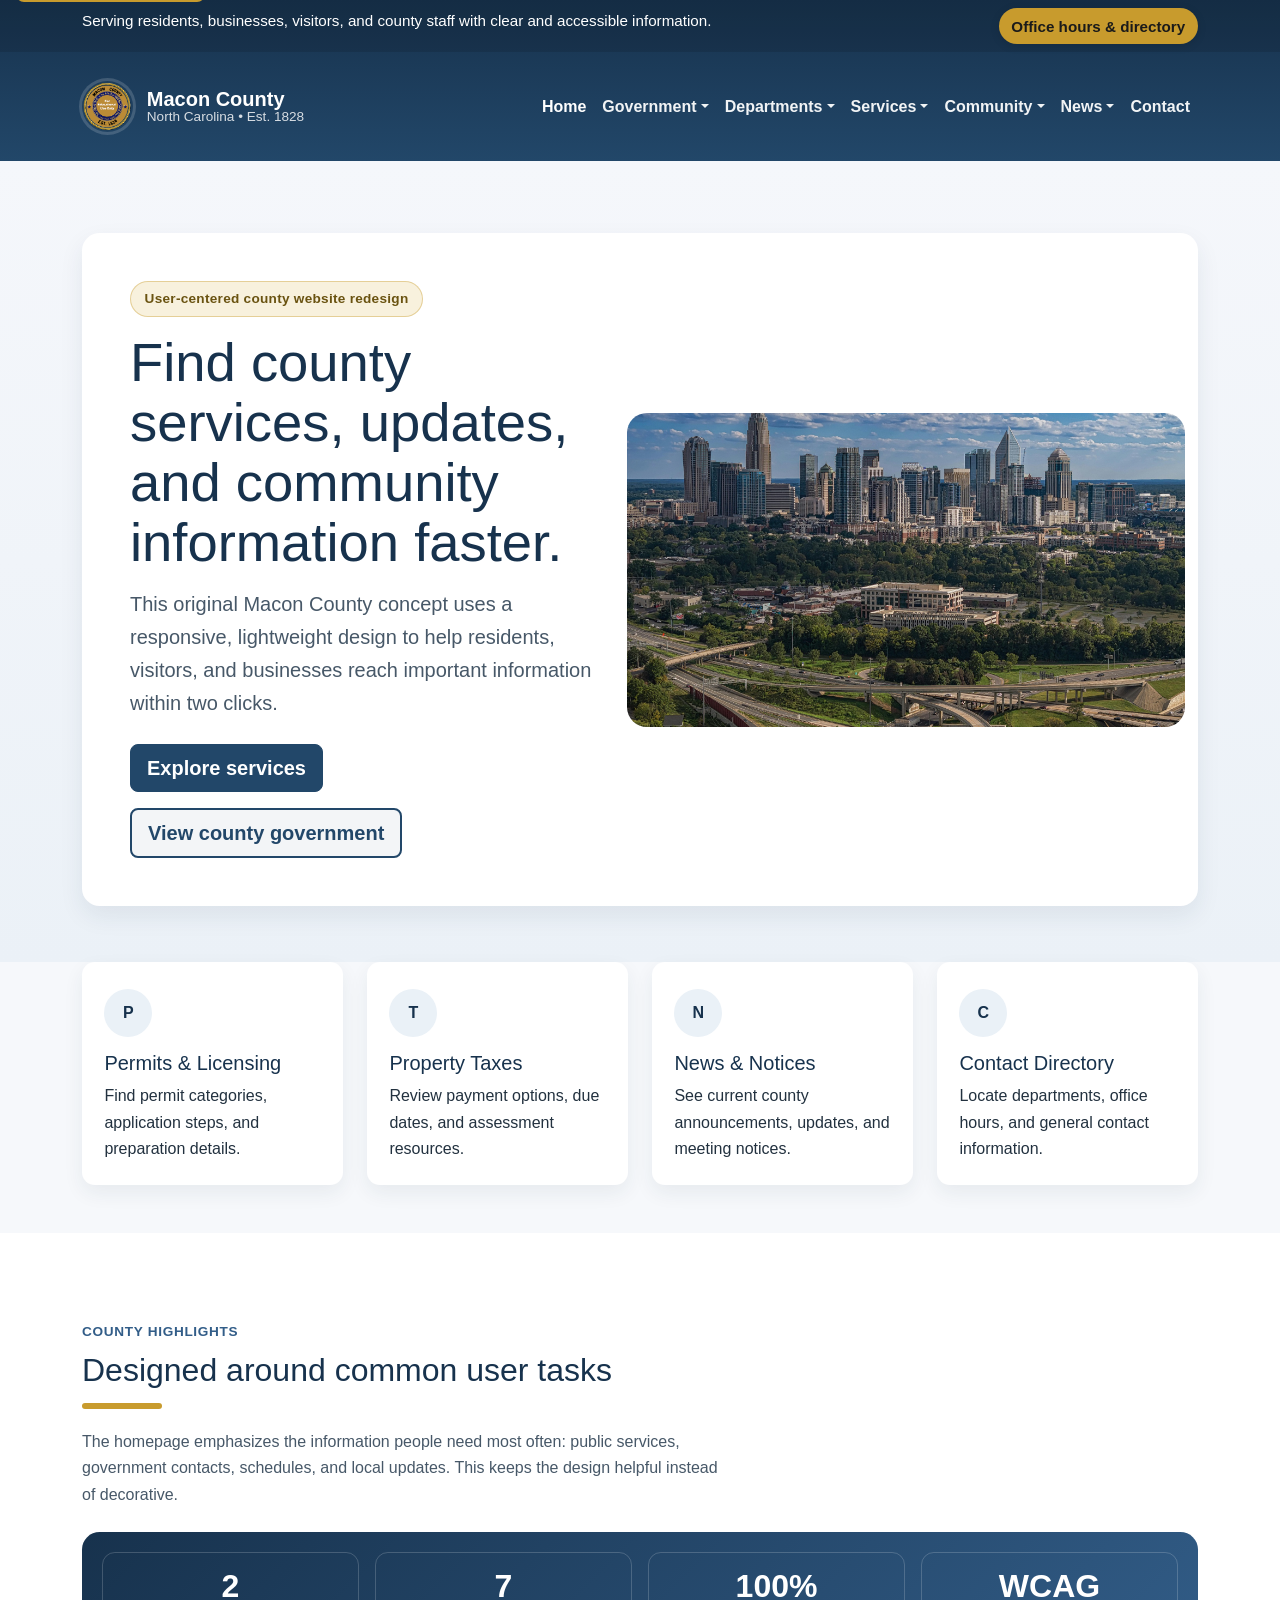
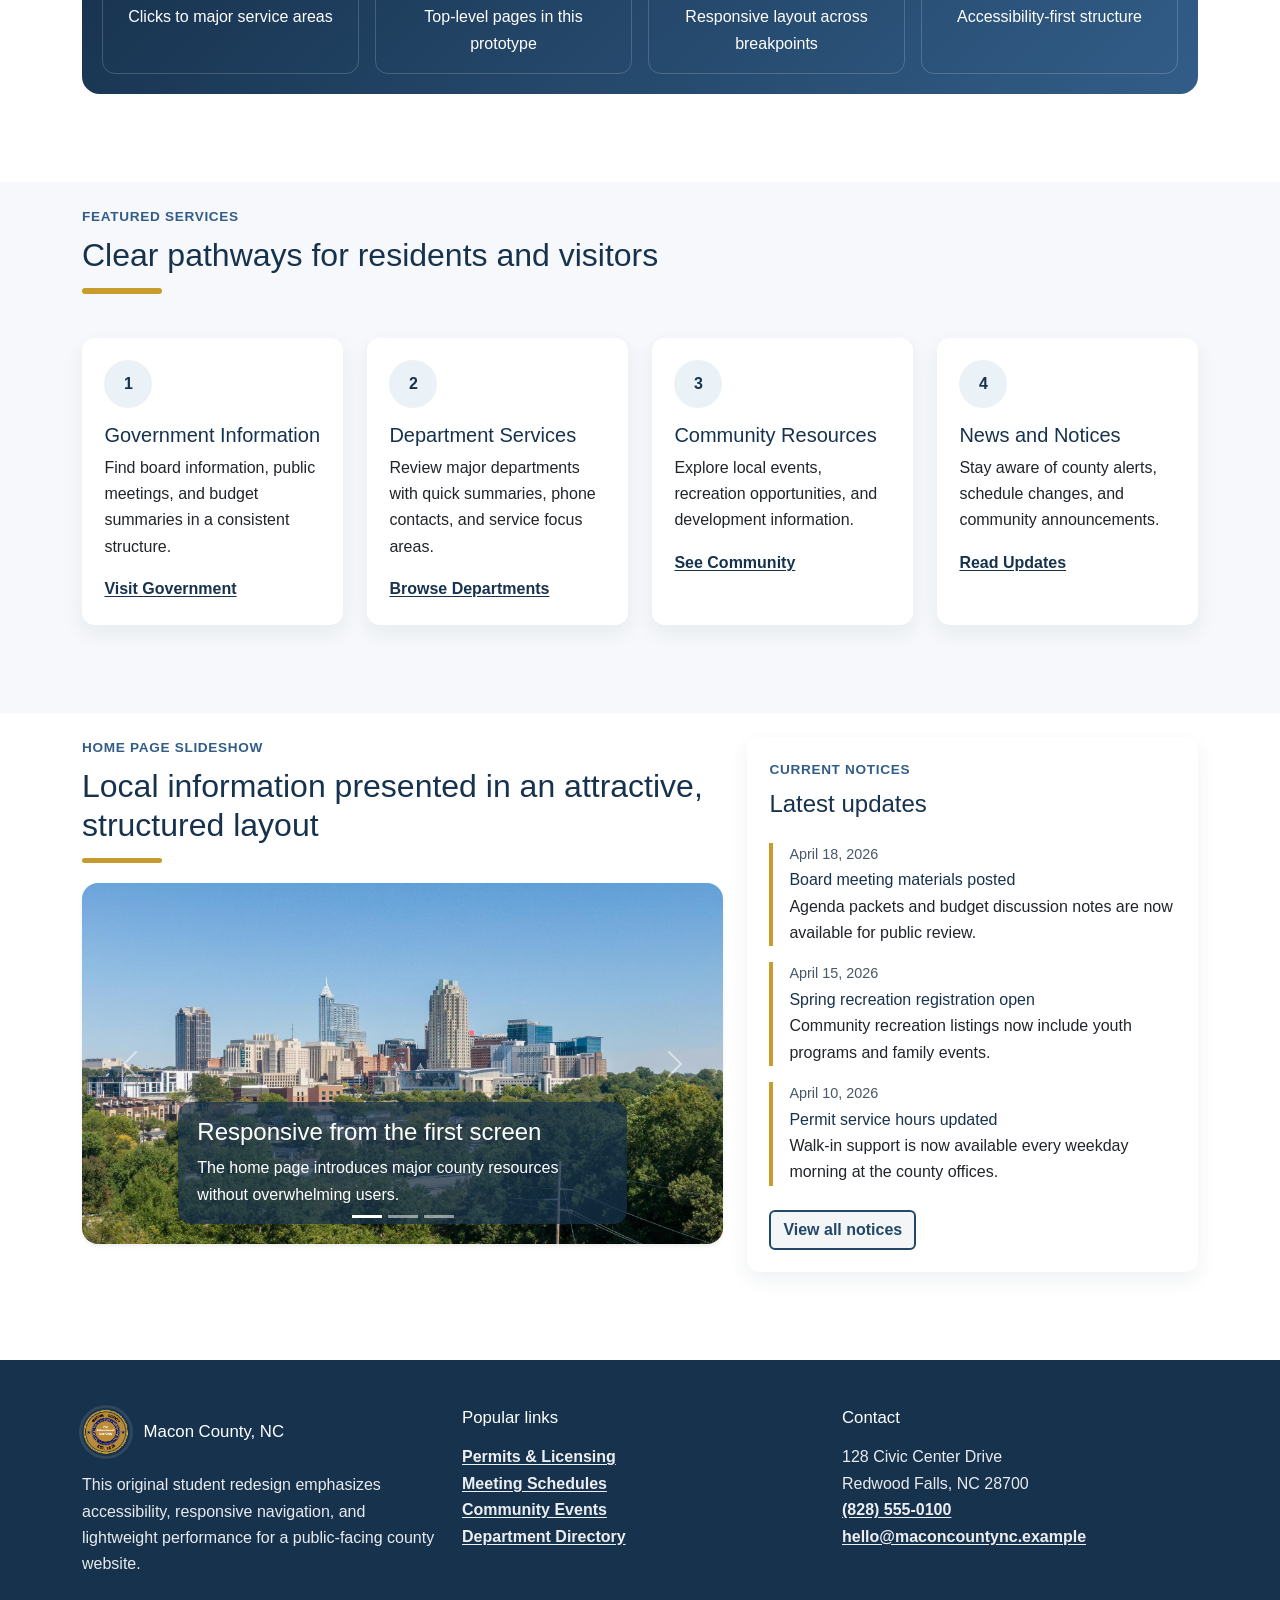
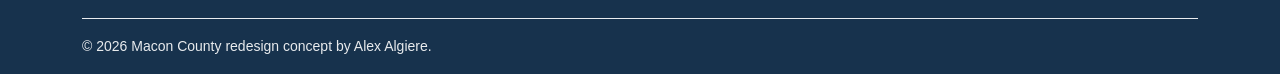
<file: index.html>
<!doctype html>
<html lang='en'>
<head>
  <meta charset='utf-8'>
  <meta name='viewport' content='width=device-width, initial-scale=1'>
  <title>Macon County NC | Home</title>
  <meta name='description' content='Explore services, departments, government updates, and community resources for Macon County, North Carolina.'>
  <meta name='author' content='Alex Algiere'>
  <meta name='keywords' content='Macon County NC, county government, services, departments, permits, public notices'>
  <link href='https://cdn.jsdelivr.net/npm/bootstrap@5.3.3/dist/css/bootstrap.min.css' rel='stylesheet' integrity='sha384-QWTKZyjpPEjISv5WaRU9OFeRpok6YctnYmDr5pNlyT2bRjXh0JMhjY6hW+ALEwIH' crossorigin='anonymous'>
  <link rel='stylesheet' href='css/styles.css'>
</head>
<body class='page-home'>
<a class='skip-link' href='#main-content'>Skip to main content</a>
<header class='site-header'>
  <div class='topbar py-2'>
    <div class='container d-flex flex-wrap justify-content-between gap-2'>
      <p class='mb-0'>Serving residents, businesses, visitors, and county staff with clear and accessible information.</p>
      <p class='mb-0'><a href='contact.html'>Office hours &amp; directory</a></p>
    </div>
  </div>
  <nav class='navbar navbar-expand-lg' aria-label='Primary navigation'>
    <div class='container py-3'>
      <a class='navbar-brand' href='index.html'>
        <img class='brand-logo' src='images/logo.png' alt='Macon County seal logo'>
        <span class='brand-text'>Macon County <small>North Carolina • Est. 1828</small></span>
      </a>
      <button class='navbar-toggler text-white' type='button' data-bs-toggle='collapse' data-bs-target='#primaryNav' aria-controls='primaryNav' aria-expanded='false' aria-label='Toggle navigation'>
        <span class='navbar-toggler-icon'></span>
      </button>
      <div class='collapse navbar-collapse' id='primaryNav'>
        <ul class='navbar-nav ms-auto mb-2 mb-lg-0 align-items-lg-center'>
          <li class='nav-item'><a class='nav-link active' aria-current='page' href='index.html'>Home</a></li>
          <li class='nav-item dropdown'>
            <a class='nav-link dropdown-toggle' href='government.html' data-bs-toggle='dropdown' aria-expanded='false'>Government</a>
            <ul class='dropdown-menu'>
              <li><a class='dropdown-item' href='government.html#commissioners'>County Commissioners</a></li>
              <li><a class='dropdown-item' href='government.html#meetings'>Meeting Schedules</a></li>
              <li><a class='dropdown-item' href='government.html#budget'>Budget Information</a></li>
            </ul>
          </li>
          <li class='nav-item dropdown'>
            <a class='nav-link dropdown-toggle' href='departments.html' data-bs-toggle='dropdown' aria-expanded='false'>Departments</a>
            <ul class='dropdown-menu'>
              <li><a class='dropdown-item' href='departments.html#health'>Health Department</a></li>
              <li><a class='dropdown-item' href='departments.html#public-works'>Public Works</a></li>
              <li><a class='dropdown-item' href='departments.html#emergency'>Emergency Services</a></li>
            </ul>
          </li>
          <li class='nav-item dropdown'>
            <a class='nav-link dropdown-toggle' href='services.html' data-bs-toggle='dropdown' aria-expanded='false'>Services</a>
            <ul class='dropdown-menu'>
              <li><a class='dropdown-item' href='services.html#permits'>Permits &amp; Licensing</a></li>
              <li><a class='dropdown-item' href='services.html#taxes'>Property Taxes</a></li>
              <li><a class='dropdown-item' href='services.html#voting'>Voting Information</a></li>
            </ul>
          </li>
          <li class='nav-item dropdown'>
            <a class='nav-link dropdown-toggle' href='community.html' data-bs-toggle='dropdown' aria-expanded='false'>Community</a>
            <ul class='dropdown-menu'>
              <li><a class='dropdown-item' href='community.html#parks'>Parks &amp; Recreation</a></li>
              <li><a class='dropdown-item' href='community.html#events'>Local Events</a></li>
              <li><a class='dropdown-item' href='community.html#development'>Economic Development</a></li>
            </ul>
          </li>
          <li class='nav-item dropdown'>
            <a class='nav-link dropdown-toggle' href='news.html' data-bs-toggle='dropdown' aria-expanded='false'>News</a>
            <ul class='dropdown-menu'>
              <li><a class='dropdown-item' href='news.html#announcements'>Announcements</a></li>
              <li><a class='dropdown-item' href='news.html#notices'>Public Notices</a></li>
            </ul>
          </li>
          <li class='nav-item'><a class='nav-link' href='contact.html'>Contact</a></li>
        </ul>
      </div>
    </div>
  </nav>
</header>

<main id='main-content'>
  <section class='hero'>
    <div class='container'>
      <div class='hero-card'>
        <div class='row g-0 align-items-center'>
          <div class='col-lg-6 p-4 p-md-5'>
            <span class='eyebrow'>User-centered county website redesign</span>
            <h1 class='display-page mt-3'>Find county services, updates, and community information faster.</h1>
            <p class='lead mt-3 visually-balanced'>This original Macon County concept uses a responsive, lightweight design to help residents, visitors, and businesses reach important information within two clicks.</p>
            <div class='d-flex flex-wrap gap-3 mt-4'>
              <a class='btn btn-primary-custom btn-lg focus-ring' href='services.html'>Explore services</a>
              <a class='btn btn-outline-custom btn-lg focus-ring' href='government.html'>View county government</a>
            </div>
          </div>
          <div class='col-lg-6'>
            <img src='images/hero-home.jpg' class='hero-main-image w-100 h-100 object-fit-cover' alt='Illustration representing Macon County civic information and services'>
          </div>
        </div>
      </div>
    </div>
  </section>

  <section class='quick-links pb-5'>
    <div class='container'>
      <div class='row g-4'>
        <div class='col-sm-6 col-lg-3'>
          <a class='quick-link focus-ring' href='services.html#permits'>
            <span class='icon-circle'>P</span>
            <h2 class='h5'>Permits &amp; Licensing</h2>
            <p class='mb-0'>Find permit categories, application steps, and preparation details.</p>
          </a>
        </div>
        <div class='col-sm-6 col-lg-3'>
          <a class='quick-link focus-ring' href='services.html#taxes'>
            <span class='icon-circle'>T</span>
            <h2 class='h5'>Property Taxes</h2>
            <p class='mb-0'>Review payment options, due dates, and assessment resources.</p>
          </a>
        </div>
        <div class='col-sm-6 col-lg-3'>
          <a class='quick-link focus-ring' href='news.html'>
            <span class='icon-circle'>N</span>
            <h2 class='h5'>News &amp; Notices</h2>
            <p class='mb-0'>See current county announcements, updates, and meeting notices.</p>
          </a>
        </div>
        <div class='col-sm-6 col-lg-3'>
          <a class='quick-link focus-ring' href='contact.html'>
            <span class='icon-circle'>C</span>
            <h2 class='h5'>Contact Directory</h2>
            <p class='mb-0'>Locate departments, office hours, and general contact information.</p>
          </a>
        </div>
      </div>
    </div>
  </section>

  <section class='section-padding section-alt'>
    <div class='container'>
      <div class='row align-items-end justify-content-between g-4 mb-4'>
        <div class='col-lg-7'>
          <p class='kicker mb-2'>County highlights</p>
          <h2 class='section-title'>Designed around common user tasks</h2>
          <div class='accent-rule'></div>
          <p class='section-subtitle mb-0'>The homepage emphasizes the information people need most often: public services, government contacts, schedules, and local updates. This keeps the design helpful instead of decorative.</p>
        </div>
      </div>
      <div class='stats-band'>
        <div class='row g-3'>
          <div class='col-6 col-lg-3'><div class='stat-card'><strong>2</strong><span>Clicks to major service areas</span></div></div>
          <div class='col-6 col-lg-3'><div class='stat-card'><strong>7</strong><span>Top-level pages in this prototype</span></div></div>
          <div class='col-6 col-lg-3'><div class='stat-card'><strong>100%</strong><span>Responsive layout across breakpoints</span></div></div>
          <div class='col-6 col-lg-3'><div class='stat-card'><strong>WCAG</strong><span>Accessibility-first structure</span></div></div>
        </div>
      </div>
    </div>
  </section>

  <section class='section-padding'>
    <div class='container'>
      <div class='row align-items-center g-4 mb-4'>
        <div class='col-lg-7'>
          <p class='kicker mb-2'>Featured services</p>
          <h2 class='section-title'>Clear pathways for residents and visitors</h2>
          <div class='accent-rule'></div>
        </div>
      </div>
      <div class='row g-4'>
        <div class='col-md-6 col-xl-3'>
          <article class='card info-card'>
            <div class='card-body'>
              <span class='icon-circle'>1</span>
              <h3 class='h5'>Government Information</h3>
              <p>Find board information, public meetings, and budget summaries in a consistent structure.</p>
              <a href='government.html' class='fw-semibold'>Visit Government</a>
            </div>
          </article>
        </div>
        <div class='col-md-6 col-xl-3'>
          <article class='card info-card'>
            <div class='card-body'>
              <span class='icon-circle'>2</span>
              <h3 class='h5'>Department Services</h3>
              <p>Review major departments with quick summaries, phone contacts, and service focus areas.</p>
              <a href='departments.html' class='fw-semibold'>Browse Departments</a>
            </div>
          </article>
        </div>
        <div class='col-md-6 col-xl-3'>
          <article class='card info-card'>
            <div class='card-body'>
              <span class='icon-circle'>3</span>
              <h3 class='h5'>Community Resources</h3>
              <p>Explore local events, recreation opportunities, and development information.</p>
              <a href='community.html' class='fw-semibold'>See Community</a>
            </div>
          </article>
        </div>
        <div class='col-md-6 col-xl-3'>
          <article class='card info-card'>
            <div class='card-body'>
              <span class='icon-circle'>4</span>
              <h3 class='h5'>News and Notices</h3>
              <p>Stay aware of county alerts, schedule changes, and community announcements.</p>
              <a href='news.html' class='fw-semibold'>Read Updates</a>
            </div>
          </article>
        </div>
      </div>
    </div>
  </section>

  <section class='section-padding section-alt'>
    <div class='container'>
      <div class='row g-4 align-items-start'>
        <div class='col-lg-7'>
          <p class='kicker mb-2'>Home page slideshow</p>
          <h2 class='section-title'>Local information presented in an attractive, structured layout</h2>
          <div class='accent-rule'></div>
          <div id='homeCarousel' class='carousel slide' data-bs-ride='carousel' aria-label='Featured county information slideshow'>
            <div class='carousel-indicators'>
              <button type='button' data-bs-target='#homeCarousel' data-bs-slide-to='0' class='active' aria-current='true' aria-label='Slide 1'></button>
              <button type='button' data-bs-target='#homeCarousel' data-bs-slide-to='1' aria-label='Slide 2'></button>
              <button type='button' data-bs-target='#homeCarousel' data-bs-slide-to='2' aria-label='Slide 3'></button>
            </div>
            <div class='carousel-inner rounded-4 overflow-hidden shadow-sm'>
              <div class='carousel-item active'>
                <img src='images/section-departments.jpg' class='carousel-img' alt='Illustration of a civic services banner for Macon County'>
                <div class='carousel-caption d-none d-md-block text-start'>
                  <h3 class='h4'>Responsive from the first screen</h3>
                  <p class='mb-0'>The home page introduces major county resources without overwhelming users.</p>
                </div>
              </div>
              <div class='carousel-item'>
                <img src='images/section-government.jpg' class='carousel-img' alt='Illustration of county government building and mountains'>
                <div class='carousel-caption d-none d-md-block text-start'>
                  <h3 class='h4'>Two-level navigation built in</h3>
                  <p class='mb-0'>Dropdown navigation reveals key topics below each top-level section.</p>
                </div>
              </div>
              <div class='carousel-item'>
                <img src='images/section-community.jpg' class='carousel-img' alt='Illustration of parks and community spaces'>
                <div class='carousel-caption d-none d-md-block text-start'>
                  <h3 class='h4'>Community-centered content</h3>
                  <p class='mb-0'>Service information is paired with community highlights and local updates.</p>
                </div>
              </div>
            </div>
            <button class='carousel-control-prev' type='button' data-bs-target='#homeCarousel' data-bs-slide='prev'>
              <span class='carousel-control-prev-icon' aria-hidden='true'></span>
              <span class='visually-hidden'>Previous</span>
            </button>
            <button class='carousel-control-next' type='button' data-bs-target='#homeCarousel' data-bs-slide='next'>
              <span class='carousel-control-next-icon' aria-hidden='true'></span>
              <span class='visually-hidden'>Next</span>
            </button>
          </div>
        </div>
        <div class='col-lg-5'>
          <div class='notice-card card h-100'>
            <div class='card-body'>
              <p class='kicker mb-2'>Current notices</p>
              <h2 class='h4 section-title'>Latest updates</h2>
              <ul class='notice-list mt-4'>
                <li class='news-teaser ps-3'>
                  <p class='notice-date mb-1'>April 18, 2026</p>
                  <h3 class='h6 mb-1'>Board meeting materials posted</h3>
                  <p class='mb-0'>Agenda packets and budget discussion notes are now available for public review.</p>
                </li>
                <li class='news-teaser ps-3'>
                  <p class='notice-date mb-1'>April 15, 2026</p>
                  <h3 class='h6 mb-1'>Spring recreation registration open</h3>
                  <p class='mb-0'>Community recreation listings now include youth programs and family events.</p>
                </li>
                <li class='news-teaser ps-3'>
                  <p class='notice-date mb-1'>April 10, 2026</p>
                  <h3 class='h6 mb-1'>Permit service hours updated</h3>
                  <p class='mb-0'>Walk-in support is now available every weekday morning at the county offices.</p>
                </li>
              </ul>
              <a class='btn btn-outline-custom mt-4 focus-ring' href='news.html'>View all notices</a>
            </div>
          </div>
        </div>
      </div>
    </div>
  </section>
</main>

<footer class='footer'>
  <div class='container'>
    <div class='row g-4'>
      <div class='col-lg-4'>
        <div class='footer-branding'><img class='footer-logo' src='images/logo.png' alt='Macon County seal logo'><h2 class='footer-heading mb-0'>Macon County, NC</h2></div>
        <p>This original student redesign emphasizes accessibility, responsive navigation, and lightweight performance for a public-facing county website.</p>
      </div>
      <div class='col-sm-6 col-lg-4'>
        <h2 class='footer-heading'>Popular links</h2>
        <ul class='list-unstyled'>
          <li><a href='services.html#permits'>Permits &amp; Licensing</a></li>
          <li><a href='government.html#meetings'>Meeting Schedules</a></li>
          <li><a href='community.html#events'>Community Events</a></li>
          <li><a href='contact.html'>Department Directory</a></li>
        </ul>
      </div>
      <div class='col-sm-6 col-lg-4'>
        <h2 class='footer-heading'>Contact</h2>
        <ul class='list-unstyled'>
          <li>128 Civic Center Drive</li>
          <li>Redwood Falls, NC 28700</li>
          <li><a href='tel:18285550100'>(828) 555-0100</a></li>
          <li><a href='mailto:hello@maconcountync.example'>hello@maconcountync.example</a></li>
        </ul>
      </div>
    </div>
    <div class='border-top border-light-subtle mt-4 pt-3'>
      <p class='mb-0 small'>&copy; 2026 Macon County redesign concept by Alex Algiere.</p>
    </div>
  </div>
</footer>
<script src='https://cdn.jsdelivr.net/npm/bootstrap@5.3.3/dist/js/bootstrap.bundle.min.js' integrity='sha384-YvpcrYf0tY3lHB60NNkmXc5s9fDVZLESaAA55NDzOxhy9GkcIdslK1eN7N6jIeHz' crossorigin='anonymous'></script>
</body>
</html>
</file>
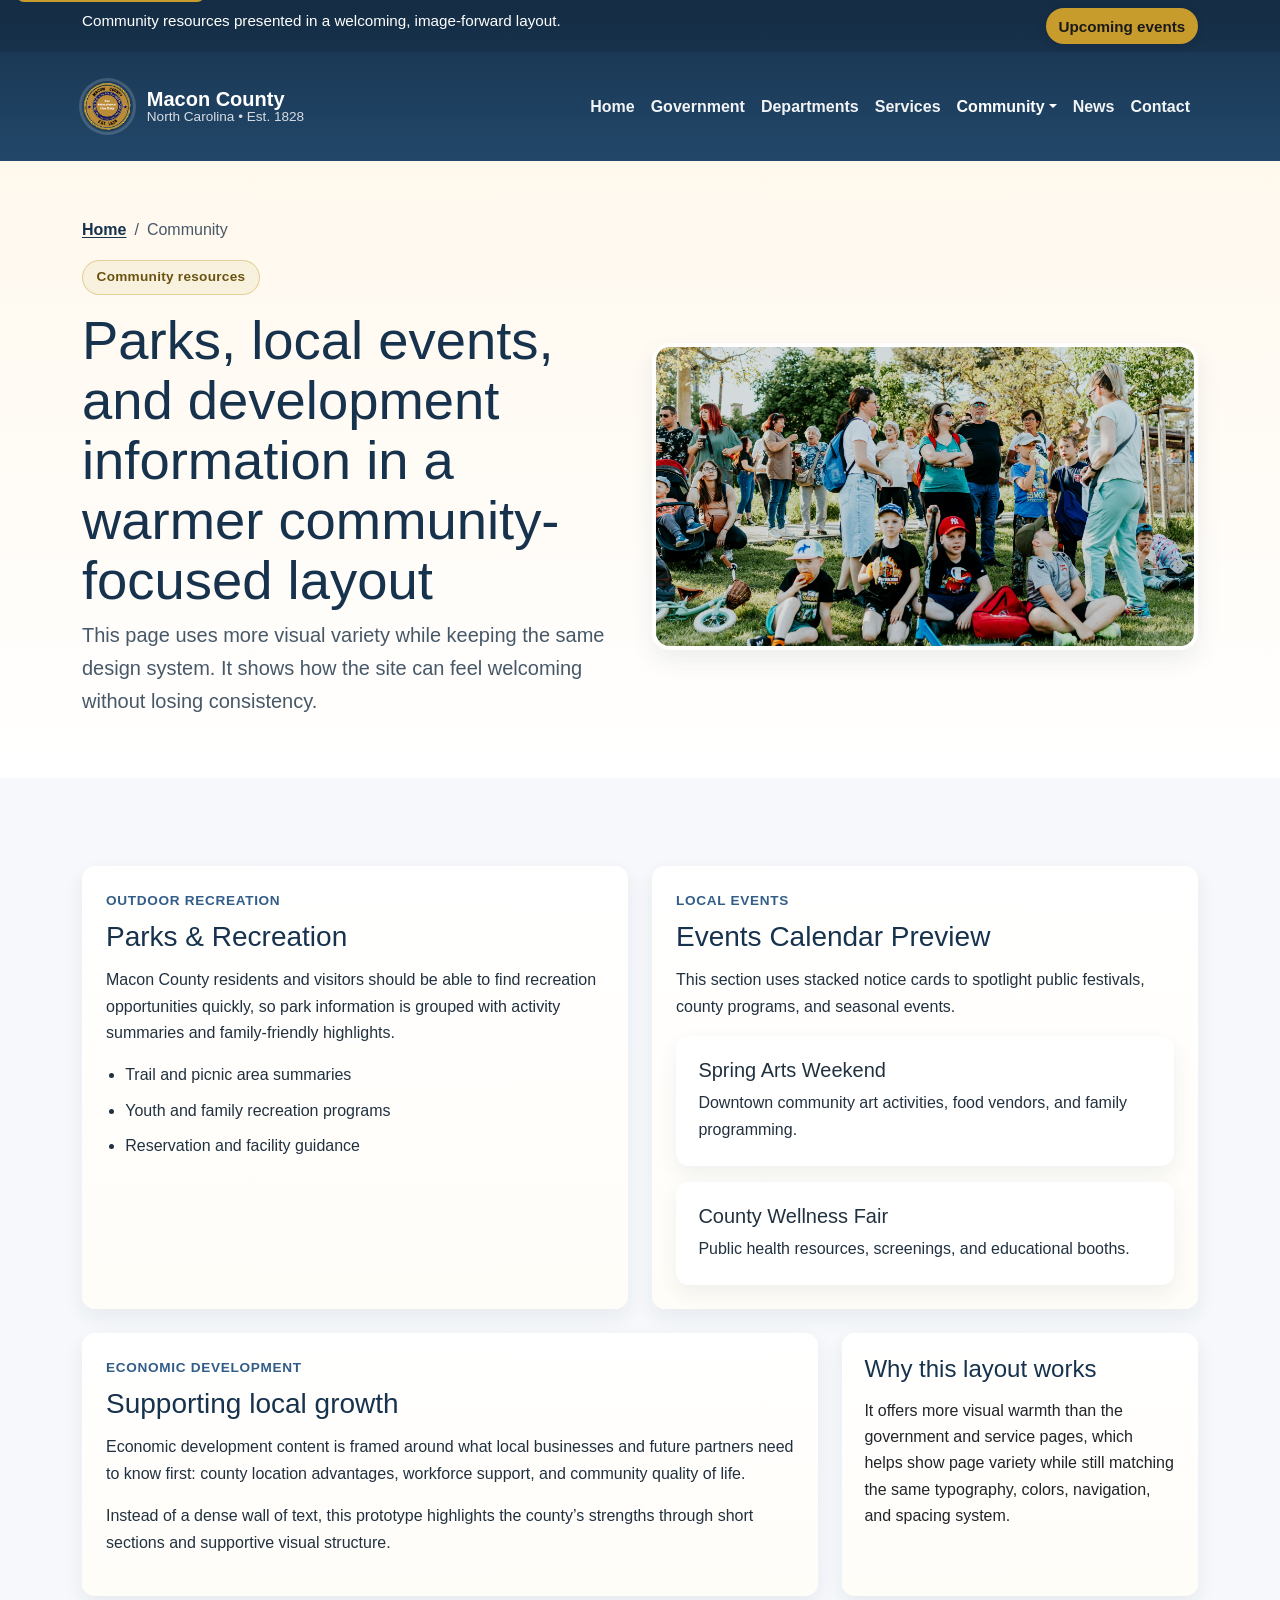
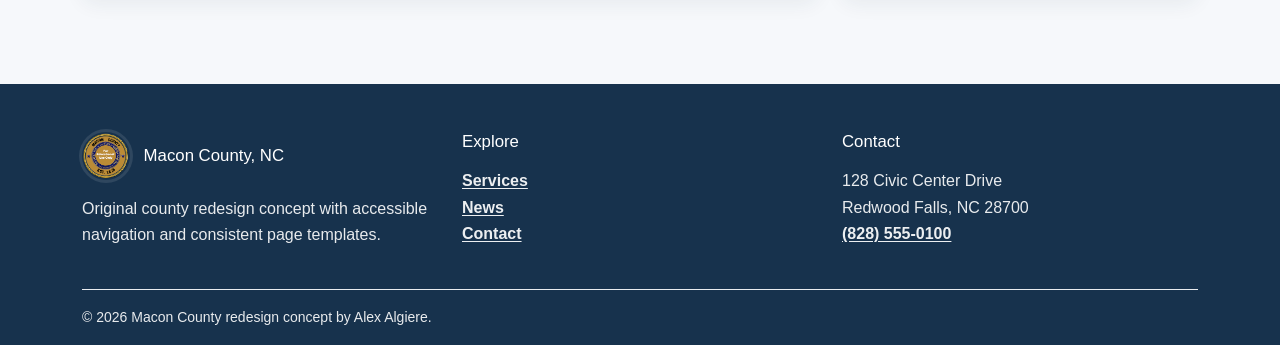
<file: community.html>
<!doctype html>
<html lang='en'>
<head>
  <meta charset='utf-8'>
  <meta name='viewport' content='width=device-width, initial-scale=1'>
  <title>Macon County NC | Community</title>
  <meta name='description' content='Explore parks, local events, and economic development highlights for Macon County, North Carolina.'>
  <meta name='author' content='Alex Algiere'>
  <meta name='keywords' content='Macon County community, parks, recreation, events, development'>
  <link href='https://cdn.jsdelivr.net/npm/bootstrap@5.3.3/dist/css/bootstrap.min.css' rel='stylesheet' integrity='sha384-QWTKZyjpPEjISv5WaRU9OFeRpok6YctnYmDr5pNlyT2bRjXh0JMhjY6hW+ALEwIH' crossorigin='anonymous'>
  <link rel='stylesheet' href='css/styles.css'>
</head>
<body class='page-community'>
<a class='skip-link' href='#main-content'>Skip to main content</a>
<header class='site-header'><div class='topbar py-2'><div class='container d-flex justify-content-between'><p class='mb-0'>Community resources presented in a welcoming, image-forward layout.</p><p class='mb-0'><a href='community.html#events'>Upcoming events</a></p></div></div><nav class='navbar navbar-expand-lg' aria-label='Primary navigation'><div class='container py-3'><a class='navbar-brand' href='index.html'><img class='brand-logo' src='images/logo.png' alt='Macon County seal logo'><span class='brand-text'>Macon County <small>North Carolina • Est. 1828</small></span></a><button class='navbar-toggler text-white' type='button' data-bs-toggle='collapse' data-bs-target='#primaryNav' aria-controls='primaryNav' aria-expanded='false' aria-label='Toggle navigation'><span class='navbar-toggler-icon'></span></button><div class='collapse navbar-collapse' id='primaryNav'><ul class='navbar-nav ms-auto mb-2 mb-lg-0 align-items-lg-center'><li class='nav-item'><a class='nav-link' href='index.html'>Home</a></li><li class='nav-item'><a class='nav-link' href='government.html'>Government</a></li><li class='nav-item'><a class='nav-link' href='departments.html'>Departments</a></li><li class='nav-item'><a class='nav-link' href='services.html'>Services</a></li><li class='nav-item dropdown'><a class='nav-link dropdown-toggle active' aria-current='page' href='community.html' data-bs-toggle='dropdown' aria-expanded='false'>Community</a><ul class='dropdown-menu'><li><a class='dropdown-item' href='#parks'>Parks &amp; Recreation</a></li><li><a class='dropdown-item' href='#events'>Local Events</a></li><li><a class='dropdown-item' href='#development'>Economic Development</a></li></ul></li><li class='nav-item'><a class='nav-link' href='news.html'>News</a></li><li class='nav-item'><a class='nav-link' href='contact.html'>Contact</a></li></ul></div></div></nav></header>
<main id='main-content'>
  <section class='page-banner page-community-banner'>
    <div class='container'>
      <nav aria-label='Breadcrumb'><ol class='breadcrumb mb-3'><li class='breadcrumb-item'><a href='index.html'>Home</a></li><li class='breadcrumb-item active' aria-current='page'>Community</li></ol></nav>
      <div class='row g-4 align-items-center'>
        <div class='col-lg-6'><span class='eyebrow'>Community resources</span><h1 class='display-page mt-3'>Parks, local events, and development information in a warmer community-focused layout</h1><p class='lead'>This page uses more visual variety while keeping the same design system. It shows how the site can feel welcoming without losing consistency.</p></div>
        <div class='col-lg-6'><img class='banner-image' src='images/section-community.jpg' alt='Illustration of parks, trees, and community buildings'></div>
      </div>
    </div>
  </section>
  <section class='section-padding'>
    <div class='container'>
      <div class='row g-4 mb-4'>
        <div class='col-lg-6' id='parks'><div class='content-panel h-100'><p class='kicker mb-2'>Outdoor recreation</p><h2 class='section-title h3'>Parks &amp; Recreation</h2><p>Macon County residents and visitors should be able to find recreation opportunities quickly, so park information is grouped with activity summaries and family-friendly highlights.</p><ul class='check-list'><li>Trail and picnic area summaries</li><li>Youth and family recreation programs</li><li>Reservation and facility guidance</li></ul></div></div>
        <div class='col-lg-6' id='events'><div class='content-panel h-100'><p class='kicker mb-2'>Local events</p><h2 class='section-title h3'>Events Calendar Preview</h2><p>This section uses stacked notice cards to spotlight public festivals, county programs, and seasonal events.</p><div class='d-grid gap-3 mt-3'><article class='card-soft'><div class='card-body'><h3 class='h5'>Spring Arts Weekend</h3><p class='mb-0'>Downtown community art activities, food vendors, and family programming.</p></div></article><article class='card-soft'><div class='card-body'><h3 class='h5'>County Wellness Fair</h3><p class='mb-0'>Public health resources, screenings, and educational booths.</p></div></article></div></div></div>
      </div>
      <div class='row g-4'>
        <div class='col-lg-8' id='development'><div class='content-panel h-100'><p class='kicker mb-2'>Economic development</p><h2 class='section-title h3'>Supporting local growth</h2><p>Economic development content is framed around what local businesses and future partners need to know first: county location advantages, workforce support, and community quality of life.</p><p>Instead of a dense wall of text, this prototype highlights the county’s strengths through short sections and supportive visual structure.</p></div></div>
        <div class='col-lg-4'><div class='card info-card h-100'><div class='card-body'><h2 class='h4 section-title'>Why this layout works</h2><p class='mb-0'>It offers more visual warmth than the government and service pages, which helps show page variety while still matching the same typography, colors, navigation, and spacing system.</p></div></div></div>
      </div>
    </div>
  </section>
</main>
<footer class='footer'><div class='container'><div class='row g-4'><div class='col-lg-4'><div class='footer-branding'><img class='footer-logo' src='images/logo.png' alt='Macon County seal logo'><h2 class='footer-heading mb-0'>Macon County, NC</h2></div><p>Original county redesign concept with accessible navigation and consistent page templates.</p></div><div class='col-sm-6 col-lg-4'><h2 class='footer-heading'>Explore</h2><ul class='list-unstyled'><li><a href='services.html'>Services</a></li><li><a href='news.html'>News</a></li><li><a href='contact.html'>Contact</a></li></ul></div><div class='col-sm-6 col-lg-4'><h2 class='footer-heading'>Contact</h2><ul class='list-unstyled'><li>128 Civic Center Drive</li><li>Redwood Falls, NC 28700</li><li><a href='tel:18285550100'>(828) 555-0100</a></li></ul></div></div><div class='border-top border-light-subtle mt-4 pt-3'><p class='mb-0 small'>&copy; 2026 Macon County redesign concept by Alex Algiere.</p></div></div></footer>
<script src='https://cdn.jsdelivr.net/npm/bootstrap@5.3.3/dist/js/bootstrap.bundle.min.js' integrity='sha384-YvpcrYf0tY3lHB60NNkmXc5s9fDVZLESaAA55NDzOxhy9GkcIdslK1eN7N6jIeHz' crossorigin='anonymous'></script>
</body>
</html>
</file>
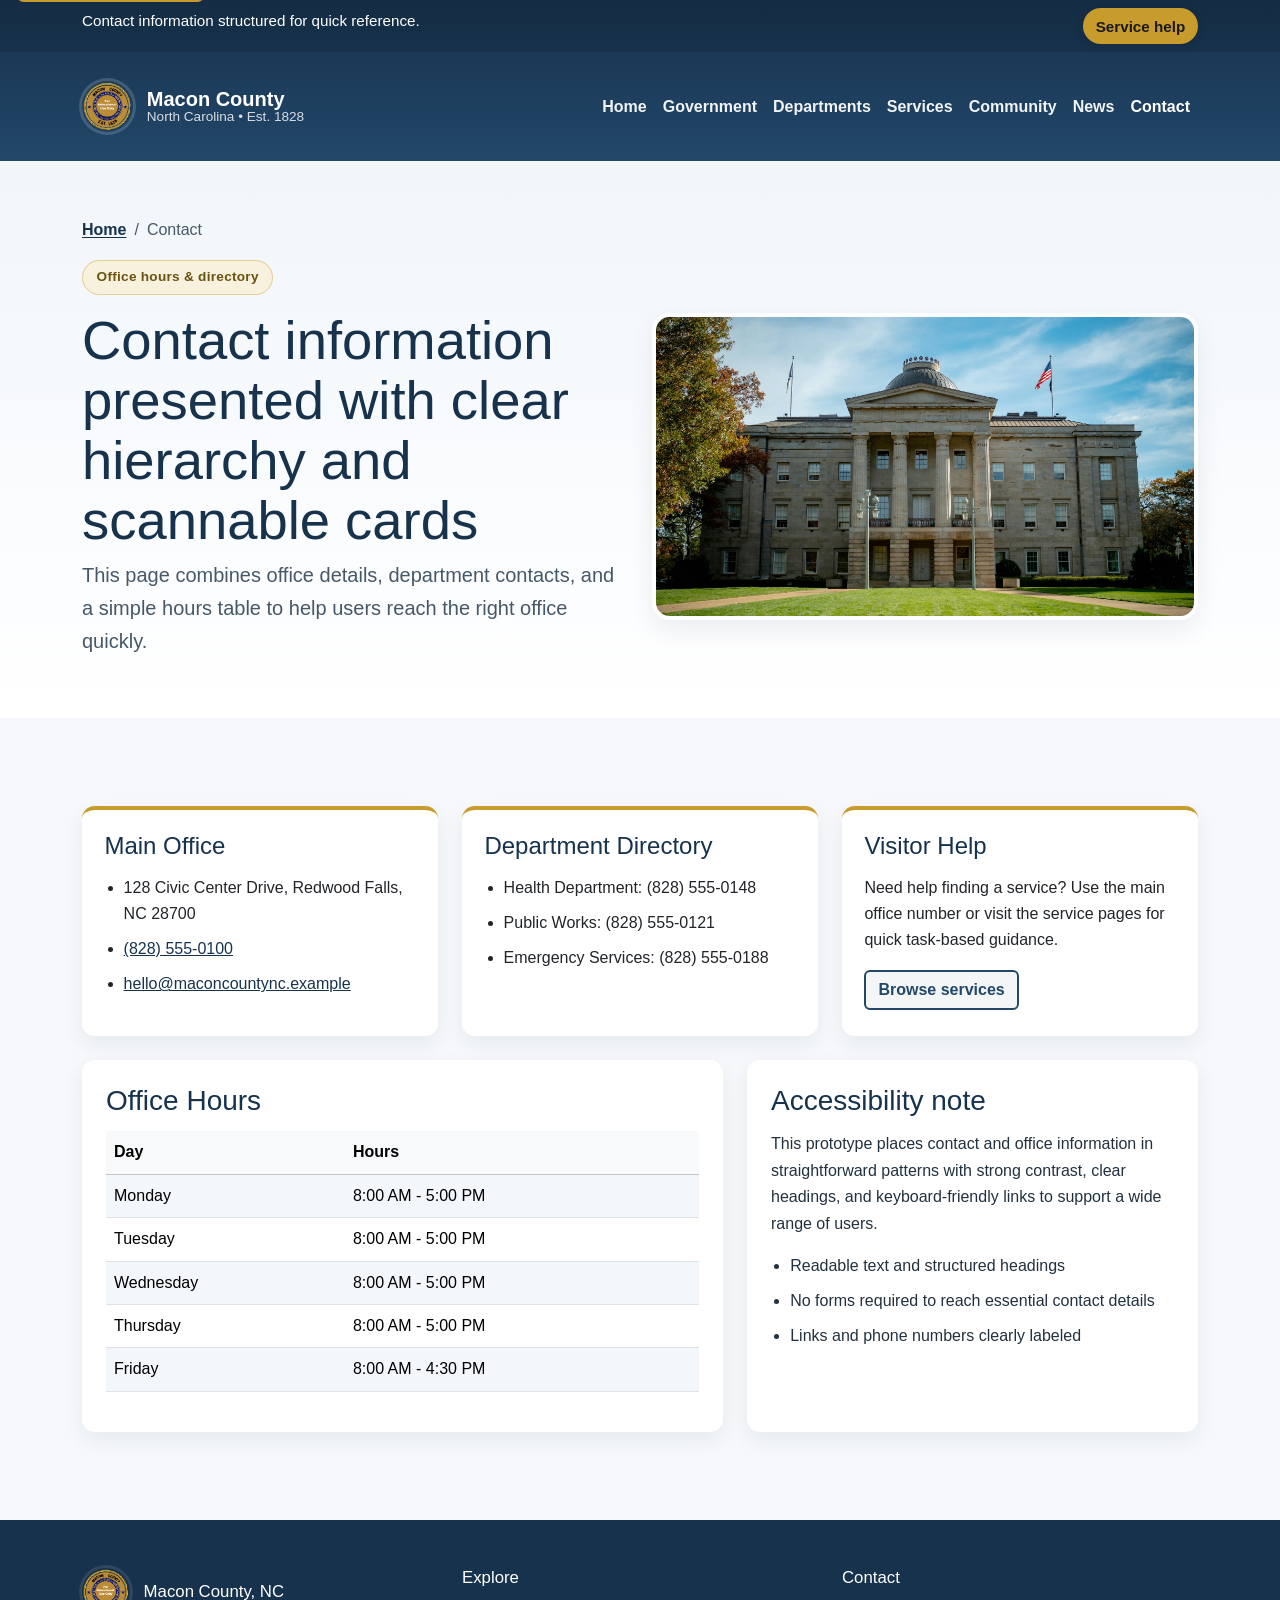
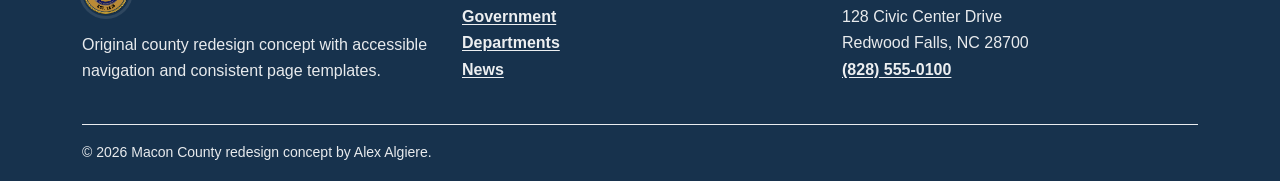
<file: contact.html>
<!doctype html>
<html lang='en'>
<head>
  <meta charset='utf-8'>
  <meta name='viewport' content='width=device-width, initial-scale=1'>
  <title>Macon County NC | Contact</title>
  <meta name='description' content='Find office hours, department contacts, and location details for Macon County, North Carolina.'>
  <meta name='author' content='Alex Algiere'>
  <meta name='keywords' content='Macon County contact, office hours, department directory'>
  <link href='https://cdn.jsdelivr.net/npm/bootstrap@5.3.3/dist/css/bootstrap.min.css' rel='stylesheet' integrity='sha384-QWTKZyjpPEjISv5WaRU9OFeRpok6YctnYmDr5pNlyT2bRjXh0JMhjY6hW+ALEwIH' crossorigin='anonymous'>
  <link rel='stylesheet' href='css/styles.css'>
</head>
<body class='page-contact'>
<a class='skip-link' href='#main-content'>Skip to main content</a>
<header class='site-header'><div class='topbar py-2'><div class='container d-flex justify-content-between'><p class='mb-0'>Contact information structured for quick reference.</p><p class='mb-0'><a href='services.html'>Service help</a></p></div></div><nav class='navbar navbar-expand-lg' aria-label='Primary navigation'><div class='container py-3'><a class='navbar-brand' href='index.html'><img class='brand-logo' src='images/logo.png' alt='Macon County seal logo'><span class='brand-text'>Macon County <small>North Carolina • Est. 1828</small></span></a><button class='navbar-toggler text-white' type='button' data-bs-toggle='collapse' data-bs-target='#primaryNav' aria-controls='primaryNav' aria-expanded='false' aria-label='Toggle navigation'><span class='navbar-toggler-icon'></span></button><div class='collapse navbar-collapse' id='primaryNav'><ul class='navbar-nav ms-auto mb-2 mb-lg-0 align-items-lg-center'><li class='nav-item'><a class='nav-link' href='index.html'>Home</a></li><li class='nav-item'><a class='nav-link' href='government.html'>Government</a></li><li class='nav-item'><a class='nav-link' href='departments.html'>Departments</a></li><li class='nav-item'><a class='nav-link' href='services.html'>Services</a></li><li class='nav-item'><a class='nav-link' href='community.html'>Community</a></li><li class='nav-item'><a class='nav-link' href='news.html'>News</a></li><li class='nav-item'><a class='nav-link active' aria-current='page' href='contact.html'>Contact</a></li></ul></div></div></nav></header>
<main id='main-content'>
  <section class='page-banner page-contact-banner'>
    <div class='container'>
      <nav aria-label='Breadcrumb'><ol class='breadcrumb mb-3'><li class='breadcrumb-item'><a href='index.html'>Home</a></li><li class='breadcrumb-item active' aria-current='page'>Contact</li></ol></nav>
      <div class='row g-4 align-items-center'>
        <div class='col-lg-6'><span class='eyebrow'>Office hours &amp; directory</span><h1 class='display-page mt-3'>Contact information presented with clear hierarchy and scannable cards</h1><p class='lead'>This page combines office details, department contacts, and a simple hours table to help users reach the right office quickly.</p></div>
        <div class='col-lg-6'><img class='banner-image' src='images/section-government.jpg' alt='Illustration of a county office and community area'></div>
      </div>
    </div>
  </section>
  <section class='section-padding'>
    <div class='container'>
      <div class='row g-4 mb-4'>
        <div class='col-lg-4'><article class='contact-card card h-100'><div class='card-body'><h2 class='h4 section-title'>Main Office</h2><ul class='contact-list'><li>128 Civic Center Drive, Redwood Falls, NC 28700</li><li><a href='tel:18285550100'>(828) 555-0100</a></li><li><a href='mailto:hello@maconcountync.example'>hello@maconcountync.example</a></li></ul></div></article></div>
        <div class='col-lg-4'><article class='contact-card card h-100'><div class='card-body'><h2 class='h4 section-title'>Department Directory</h2><ul class='contact-list'><li>Health Department: (828) 555-0148</li><li>Public Works: (828) 555-0121</li><li>Emergency Services: (828) 555-0188</li></ul></div></article></div>
        <div class='col-lg-4'><article class='contact-card card h-100'><div class='card-body'><h2 class='h4 section-title'>Visitor Help</h2><p>Need help finding a service? Use the main office number or visit the service pages for quick task-based guidance.</p><a class='btn btn-outline-custom focus-ring' href='services.html'>Browse services</a></div></article></div>
      </div>
      <div class='row g-4'>
        <div class='col-lg-7'><div class='content-panel h-100'><h2 class='section-title h3'>Office Hours</h2><div class='table-responsive'><table class='table table-striped table-custom'><thead class='table-light'><tr><th scope='col'>Day</th><th scope='col'>Hours</th></tr></thead><tbody><tr><td>Monday</td><td>8:00 AM - 5:00 PM</td></tr><tr><td>Tuesday</td><td>8:00 AM - 5:00 PM</td></tr><tr><td>Wednesday</td><td>8:00 AM - 5:00 PM</td></tr><tr><td>Thursday</td><td>8:00 AM - 5:00 PM</td></tr><tr><td>Friday</td><td>8:00 AM - 4:30 PM</td></tr></tbody></table></div></div></div>
        <div class='col-lg-5'><div class='content-panel h-100'><h2 class='section-title h3'>Accessibility note</h2><p>This prototype places contact and office information in straightforward patterns with strong contrast, clear headings, and keyboard-friendly links to support a wide range of users.</p><ul class='check-list'><li>Readable text and structured headings</li><li>No forms required to reach essential contact details</li><li>Links and phone numbers clearly labeled</li></ul></div></div>
      </div>
    </div>
  </section>
</main>
<footer class='footer'><div class='container'><div class='row g-4'><div class='col-lg-4'><div class='footer-branding'><img class='footer-logo' src='images/logo.png' alt='Macon County seal logo'><h2 class='footer-heading mb-0'>Macon County, NC</h2></div><p>Original county redesign concept with accessible navigation and consistent page templates.</p></div><div class='col-sm-6 col-lg-4'><h2 class='footer-heading'>Explore</h2><ul class='list-unstyled'><li><a href='government.html'>Government</a></li><li><a href='departments.html'>Departments</a></li><li><a href='news.html'>News</a></li></ul></div><div class='col-sm-6 col-lg-4'><h2 class='footer-heading'>Contact</h2><ul class='list-unstyled'><li>128 Civic Center Drive</li><li>Redwood Falls, NC 28700</li><li><a href='tel:18285550100'>(828) 555-0100</a></li></ul></div></div><div class='border-top border-light-subtle mt-4 pt-3'><p class='mb-0 small'>&copy; 2026 Macon County redesign concept by Alex Algiere.</p></div></div></footer>
<script src='https://cdn.jsdelivr.net/npm/bootstrap@5.3.3/dist/js/bootstrap.bundle.min.js' integrity='sha384-YvpcrYf0tY3lHB60NNkmXc5s9fDVZLESaAA55NDzOxhy9GkcIdslK1eN7N6jIeHz' crossorigin='anonymous'></script>
</body>
</html>
</file>
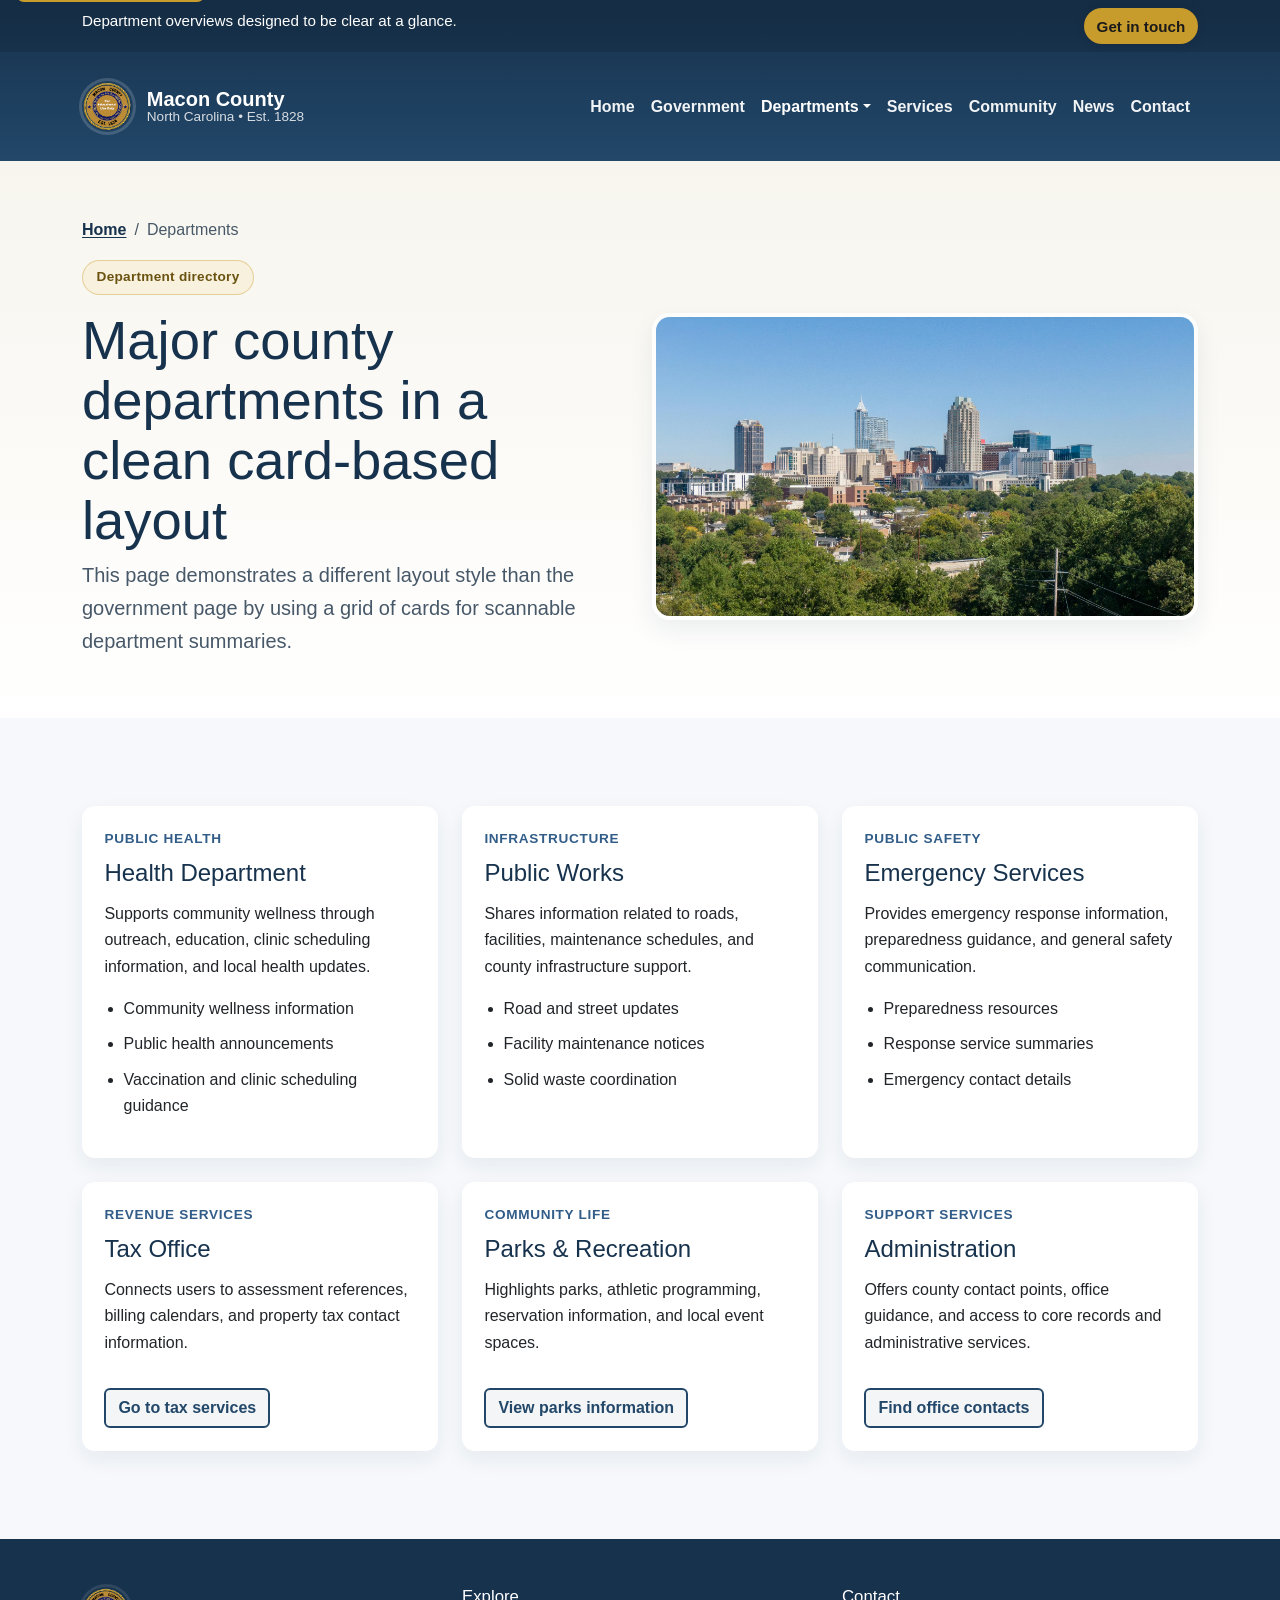
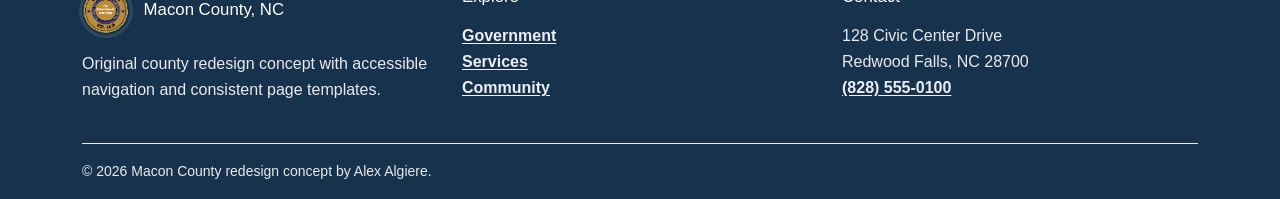
<file: departments.html>
<!doctype html>
<html lang='en'>
<head>
  <meta charset='utf-8'>
  <meta name='viewport' content='width=device-width, initial-scale=1'>
  <title>Macon County NC | Departments</title>
  <meta name='description' content='Explore county departments, service roles, and contact-ready summaries for Macon County, North Carolina.'>
  <meta name='author' content='Alex Algiere'>
  <meta name='keywords' content='Macon County departments, health department, public works, emergency services'>
  <link href='https://cdn.jsdelivr.net/npm/bootstrap@5.3.3/dist/css/bootstrap.min.css' rel='stylesheet' integrity='sha384-QWTKZyjpPEjISv5WaRU9OFeRpok6YctnYmDr5pNlyT2bRjXh0JMhjY6hW+ALEwIH' crossorigin='anonymous'>
  <link rel='stylesheet' href='css/styles.css'>
</head>
<body class='page-departments'>
<a class='skip-link' href='#main-content'>Skip to main content</a>
<header class='site-header'><div class='topbar py-2'><div class='container d-flex justify-content-between'><p class='mb-0'>Department overviews designed to be clear at a glance.</p><p class='mb-0'><a href='contact.html'>Get in touch</a></p></div></div><nav class='navbar navbar-expand-lg' aria-label='Primary navigation'><div class='container py-3'><a class='navbar-brand' href='index.html'><img class='brand-logo' src='images/logo.png' alt='Macon County seal logo'><span class='brand-text'>Macon County <small>North Carolina • Est. 1828</small></span></a><button class='navbar-toggler text-white' type='button' data-bs-toggle='collapse' data-bs-target='#primaryNav' aria-controls='primaryNav' aria-expanded='false' aria-label='Toggle navigation'><span class='navbar-toggler-icon'></span></button><div class='collapse navbar-collapse' id='primaryNav'><ul class='navbar-nav ms-auto mb-2 mb-lg-0 align-items-lg-center'><li class='nav-item'><a class='nav-link' href='index.html'>Home</a></li><li class='nav-item'><a class='nav-link' href='government.html'>Government</a></li><li class='nav-item dropdown'><a class='nav-link dropdown-toggle active' aria-current='page' href='departments.html' data-bs-toggle='dropdown' aria-expanded='false'>Departments</a><ul class='dropdown-menu'><li><a class='dropdown-item' href='#health'>Health Department</a></li><li><a class='dropdown-item' href='#public-works'>Public Works</a></li><li><a class='dropdown-item' href='#emergency'>Emergency Services</a></li></ul></li><li class='nav-item'><a class='nav-link' href='services.html'>Services</a></li><li class='nav-item'><a class='nav-link' href='community.html'>Community</a></li><li class='nav-item'><a class='nav-link' href='news.html'>News</a></li><li class='nav-item'><a class='nav-link' href='contact.html'>Contact</a></li></ul></div></div></nav></header>
<main id='main-content'>
  <section class='page-banner page-departments-banner'>
    <div class='container'>
      <nav aria-label='Breadcrumb'><ol class='breadcrumb mb-3'><li class='breadcrumb-item'><a href='index.html'>Home</a></li><li class='breadcrumb-item active' aria-current='page'>Departments</li></ol></nav>
      <div class='row g-4 align-items-center'>
        <div class='col-lg-6'><span class='eyebrow'>Department directory</span><h1 class='display-page mt-3'>Major county departments in a clean card-based layout</h1><p class='lead'>This page demonstrates a different layout style than the government page by using a grid of cards for scannable department summaries.</p></div>
        <div class='col-lg-6'><img class='banner-image' src='images/section-departments.jpg' alt='Illustration of department information cards'></div>
      </div>
    </div>
  </section>
  <section class='section-padding'>
    <div class='container'>
      <div class='row g-4'>
        <div class='col-md-6 col-xl-4' id='health'><article class='card info-card h-100'><div class='card-body'><p class='kicker mb-2'>Public health</p><h2 class='h4 section-title'>Health Department</h2><p>Supports community wellness through outreach, education, clinic scheduling information, and local health updates.</p><ul class='check-list'><li>Community wellness information</li><li>Public health announcements</li><li>Vaccination and clinic scheduling guidance</li></ul></div></article></div>
        <div class='col-md-6 col-xl-4' id='public-works'><article class='card info-card h-100'><div class='card-body'><p class='kicker mb-2'>Infrastructure</p><h2 class='h4 section-title'>Public Works</h2><p>Shares information related to roads, facilities, maintenance schedules, and county infrastructure support.</p><ul class='check-list'><li>Road and street updates</li><li>Facility maintenance notices</li><li>Solid waste coordination</li></ul></div></article></div>
        <div class='col-md-6 col-xl-4' id='emergency'><article class='card info-card h-100'><div class='card-body'><p class='kicker mb-2'>Public safety</p><h2 class='h4 section-title'>Emergency Services</h2><p>Provides emergency response information, preparedness guidance, and general safety communication.</p><ul class='check-list'><li>Preparedness resources</li><li>Response service summaries</li><li>Emergency contact details</li></ul></div></article></div>
        <div class='col-md-6 col-xl-4'><article class='card info-card h-100'><div class='card-body'><p class='kicker mb-2'>Revenue services</p><h2 class='h4 section-title'>Tax Office</h2><p>Connects users to assessment references, billing calendars, and property tax contact information.</p><a class='btn btn-outline-custom mt-3 focus-ring' href='services.html#taxes'>Go to tax services</a></div></article></div>
        <div class='col-md-6 col-xl-4'><article class='card info-card h-100'><div class='card-body'><p class='kicker mb-2'>Community life</p><h2 class='h4 section-title'>Parks &amp; Recreation</h2><p>Highlights parks, athletic programming, reservation information, and local event spaces.</p><a class='btn btn-outline-custom mt-3 focus-ring' href='community.html#parks'>View parks information</a></div></article></div>
        <div class='col-md-6 col-xl-4'><article class='card info-card h-100'><div class='card-body'><p class='kicker mb-2'>Support services</p><h2 class='h4 section-title'>Administration</h2><p>Offers county contact points, office guidance, and access to core records and administrative services.</p><a class='btn btn-outline-custom mt-3 focus-ring' href='contact.html'>Find office contacts</a></div></article></div>
      </div>
    </div>
  </section>
</main>
<footer class='footer'><div class='container'><div class='row g-4'><div class='col-lg-4'><div class='footer-branding'><img class='footer-logo' src='images/logo.png' alt='Macon County seal logo'><h2 class='footer-heading mb-0'>Macon County, NC</h2></div><p>Original county redesign concept with accessible navigation and consistent page templates.</p></div><div class='col-sm-6 col-lg-4'><h2 class='footer-heading'>Explore</h2><ul class='list-unstyled'><li><a href='government.html'>Government</a></li><li><a href='services.html'>Services</a></li><li><a href='community.html'>Community</a></li></ul></div><div class='col-sm-6 col-lg-4'><h2 class='footer-heading'>Contact</h2><ul class='list-unstyled'><li>128 Civic Center Drive</li><li>Redwood Falls, NC 28700</li><li><a href='tel:18285550100'>(828) 555-0100</a></li></ul></div></div><div class='border-top border-light-subtle mt-4 pt-3'><p class='mb-0 small'>&copy; 2026 Macon County redesign concept by Alex Algiere.</p></div></div></footer>
<script src='https://cdn.jsdelivr.net/npm/bootstrap@5.3.3/dist/js/bootstrap.bundle.min.js' integrity='sha384-YvpcrYf0tY3lHB60NNkmXc5s9fDVZLESaAA55NDzOxhy9GkcIdslK1eN7N6jIeHz' crossorigin='anonymous'></script>
</body>
</html>
</file>
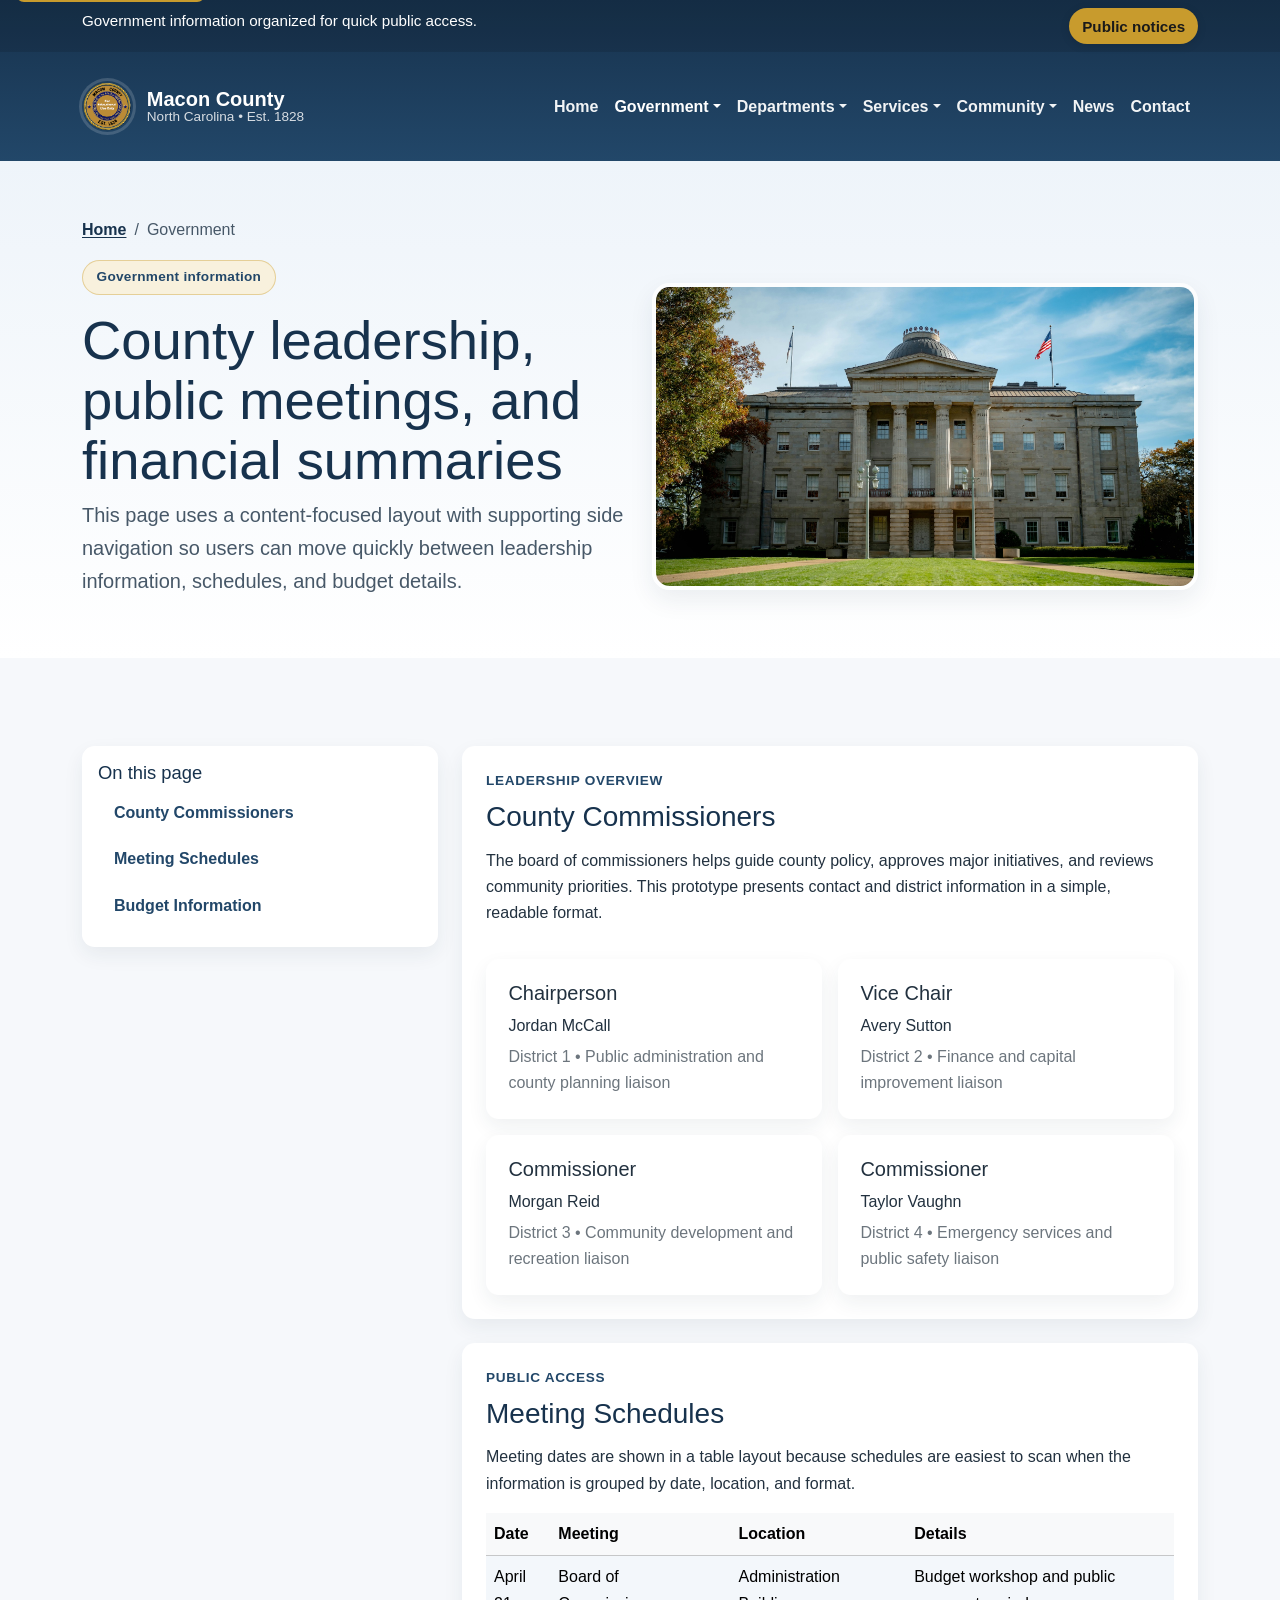
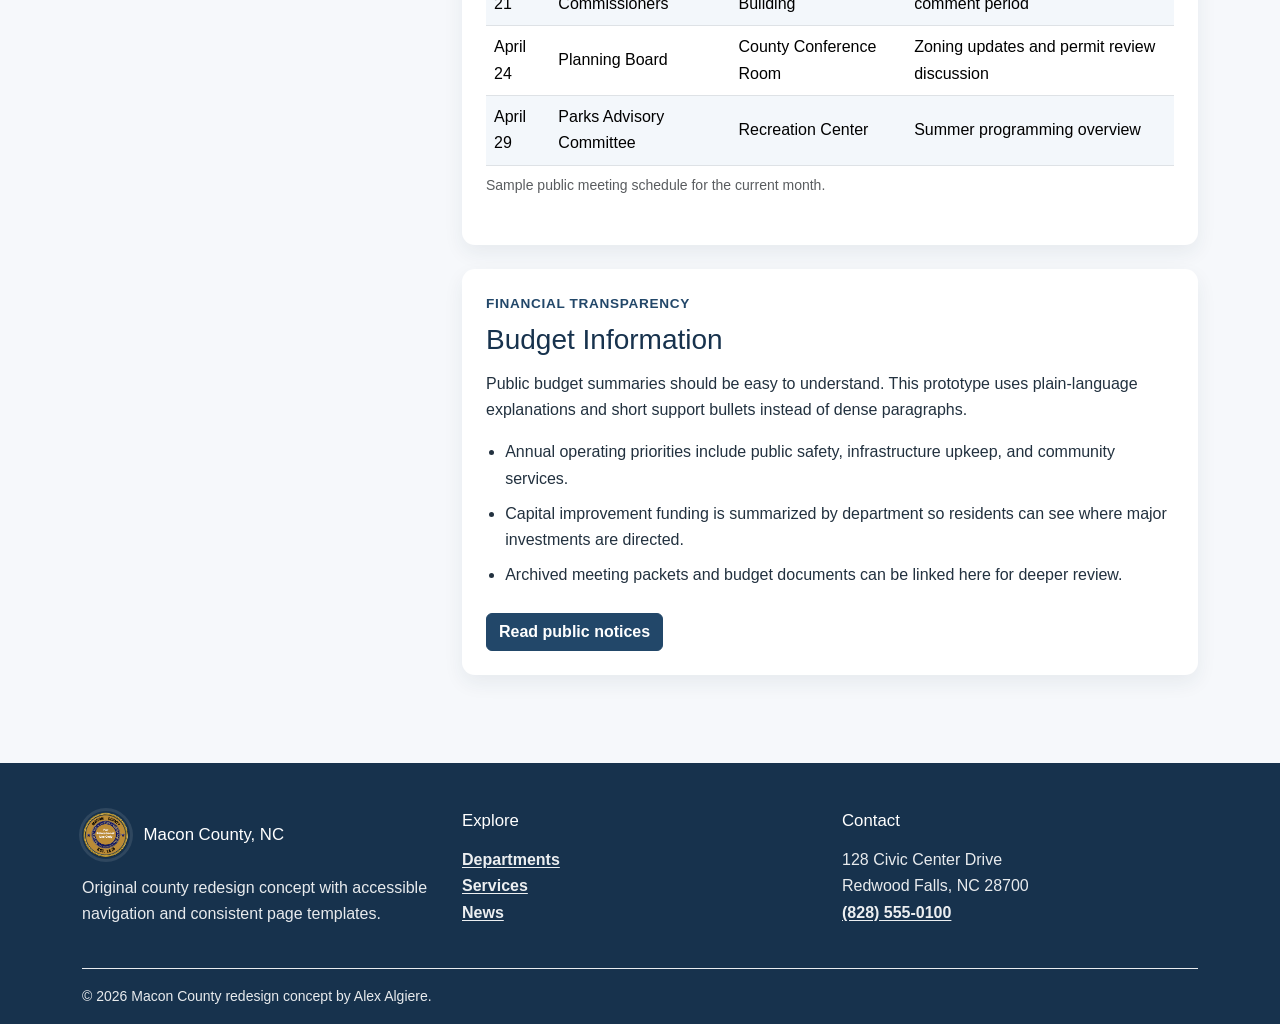
<file: government.html>
<!doctype html>
<html lang='en'>
<head>
  <meta charset='utf-8'>
  <meta name='viewport' content='width=device-width, initial-scale=1'>
  <title>Macon County NC | Government</title>
  <meta name='description' content='Review county commissioners, meeting schedules, and budget information for Macon County, North Carolina.'>
  <meta name='author' content='Alex Algiere'>
  <meta name='keywords' content='Macon County government, commissioners, meetings, budget'>
  <link href='https://cdn.jsdelivr.net/npm/bootstrap@5.3.3/dist/css/bootstrap.min.css' rel='stylesheet' integrity='sha384-QWTKZyjpPEjISv5WaRU9OFeRpok6YctnYmDr5pNlyT2bRjXh0JMhjY6hW+ALEwIH' crossorigin='anonymous'>
  <link rel='stylesheet' href='css/styles.css'>
</head>
<body class='page-government'>
<a class='skip-link' href='#main-content'>Skip to main content</a>
<header class='site-header'>
  <div class='topbar py-2'><div class='container d-flex justify-content-between'><p class='mb-0'>Government information organized for quick public access.</p><p class='mb-0'><a href='news.html'>Public notices</a></p></div></div>
  <nav class='navbar navbar-expand-lg' aria-label='Primary navigation'>
    <div class='container py-3'>
      <a class='navbar-brand' href='index.html'><img class='brand-logo' src='images/logo.png' alt='Macon County seal logo'><span class='brand-text'>Macon County <small>North Carolina • Est. 1828</small></span></a>
      <button class='navbar-toggler text-white' type='button' data-bs-toggle='collapse' data-bs-target='#primaryNav' aria-controls='primaryNav' aria-expanded='false' aria-label='Toggle navigation'><span class='navbar-toggler-icon'></span></button>
      <div class='collapse navbar-collapse' id='primaryNav'>
        <ul class='navbar-nav ms-auto mb-2 mb-lg-0 align-items-lg-center'>
          <li class='nav-item'><a class='nav-link' href='index.html'>Home</a></li>
          <li class='nav-item dropdown'><a class='nav-link dropdown-toggle active' aria-current='page' href='government.html' data-bs-toggle='dropdown' aria-expanded='false'>Government</a><ul class='dropdown-menu'><li><a class='dropdown-item' href='#commissioners'>County Commissioners</a></li><li><a class='dropdown-item' href='#meetings'>Meeting Schedules</a></li><li><a class='dropdown-item' href='#budget'>Budget Information</a></li></ul></li>
          <li class='nav-item dropdown'><a class='nav-link dropdown-toggle' href='departments.html' data-bs-toggle='dropdown' aria-expanded='false'>Departments</a><ul class='dropdown-menu'><li><a class='dropdown-item' href='departments.html#health'>Health Department</a></li><li><a class='dropdown-item' href='departments.html#public-works'>Public Works</a></li><li><a class='dropdown-item' href='departments.html#emergency'>Emergency Services</a></li></ul></li>
          <li class='nav-item dropdown'><a class='nav-link dropdown-toggle' href='services.html' data-bs-toggle='dropdown' aria-expanded='false'>Services</a><ul class='dropdown-menu'><li><a class='dropdown-item' href='services.html#permits'>Permits &amp; Licensing</a></li><li><a class='dropdown-item' href='services.html#taxes'>Property Taxes</a></li><li><a class='dropdown-item' href='services.html#voting'>Voting Information</a></li></ul></li>
          <li class='nav-item dropdown'><a class='nav-link dropdown-toggle' href='community.html' data-bs-toggle='dropdown' aria-expanded='false'>Community</a><ul class='dropdown-menu'><li><a class='dropdown-item' href='community.html#parks'>Parks &amp; Recreation</a></li><li><a class='dropdown-item' href='community.html#events'>Local Events</a></li><li><a class='dropdown-item' href='community.html#development'>Economic Development</a></li></ul></li>
          <li class='nav-item'><a class='nav-link' href='news.html'>News</a></li>
          <li class='nav-item'><a class='nav-link' href='contact.html'>Contact</a></li>
        </ul>
      </div>
    </div>
  </nav>
</header>
<main id='main-content'>
  <section class='page-banner page-government-banner'>
    <div class='container'>
      <nav aria-label='Breadcrumb'>
        <ol class='breadcrumb mb-3'><li class='breadcrumb-item'><a href='index.html'>Home</a></li><li class='breadcrumb-item active' aria-current='page'>Government</li></ol>
      </nav>
      <div class='row g-4 align-items-center'>
        <div class='col-lg-6'>
          <span class='eyebrow'>Government information</span>
          <h1 class='display-page mt-3'>County leadership, public meetings, and financial summaries</h1>
          <p class='lead'>This page uses a content-focused layout with supporting side navigation so users can move quickly between leadership information, schedules, and budget details.</p>
        </div>
        <div class='col-lg-6'><img class='banner-image' src='images/section-government.jpg' alt='Illustration of a county government building'></div>
      </div>
    </div>
  </section>

  <section class='section-padding'>
    <div class='container'>
      <div class='row g-4'>
        <aside class='col-lg-4'>
          <div class='side-nav sticky-top' style='top: 1rem;'>
            <h2>On this page</h2>
            <div class='list-group'>
              <a class='list-group-item list-group-item-action focus-ring' href='#commissioners'>County Commissioners</a>
              <a class='list-group-item list-group-item-action focus-ring' href='#meetings'>Meeting Schedules</a>
              <a class='list-group-item list-group-item-action focus-ring' href='#budget'>Budget Information</a>
            </div>
          </div>
        </aside>
        <div class='col-lg-8 d-grid gap-4'>
          <section id='commissioners' class='content-panel'>
            <p class='kicker mb-2'>Leadership overview</p>
            <h2 class='section-title h3'>County Commissioners</h2>
            <p>The board of commissioners helps guide county policy, approves major initiatives, and reviews community priorities. This prototype presents contact and district information in a simple, readable format.</p>
            <div class='row g-3 mt-1'>
              <div class='col-md-6'><article class='card-soft'><div class='card-body'><h3 class='h5'>Chairperson</h3><p class='mb-1'>Jordan McCall</p><p class='mb-0 text-secondary'>District 1 • Public administration and county planning liaison</p></div></article></div>
              <div class='col-md-6'><article class='card-soft'><div class='card-body'><h3 class='h5'>Vice Chair</h3><p class='mb-1'>Avery Sutton</p><p class='mb-0 text-secondary'>District 2 • Finance and capital improvement liaison</p></div></article></div>
              <div class='col-md-6'><article class='card-soft'><div class='card-body'><h3 class='h5'>Commissioner</h3><p class='mb-1'>Morgan Reid</p><p class='mb-0 text-secondary'>District 3 • Community development and recreation liaison</p></div></article></div>
              <div class='col-md-6'><article class='card-soft'><div class='card-body'><h3 class='h5'>Commissioner</h3><p class='mb-1'>Taylor Vaughn</p><p class='mb-0 text-secondary'>District 4 • Emergency services and public safety liaison</p></div></article></div>
            </div>
          </section>

          <section id='meetings' class='content-panel'>
            <p class='kicker mb-2'>Public access</p>
            <h2 class='section-title h3'>Meeting Schedules</h2>
            <p>Meeting dates are shown in a table layout because schedules are easiest to scan when the information is grouped by date, location, and format.</p>
            <div class='table-responsive'>
              <table class='table table-striped table-custom align-middle'>
                <caption class='small'>Sample public meeting schedule for the current month.</caption>
                <thead class='table-light'>
                  <tr><th scope='col'>Date</th><th scope='col'>Meeting</th><th scope='col'>Location</th><th scope='col'>Details</th></tr>
                </thead>
                <tbody>
                  <tr><td>April 21</td><td>Board of Commissioners</td><td>Administration Building</td><td>Budget workshop and public comment period</td></tr>
                  <tr><td>April 24</td><td>Planning Board</td><td>County Conference Room</td><td>Zoning updates and permit review discussion</td></tr>
                  <tr><td>April 29</td><td>Parks Advisory Committee</td><td>Recreation Center</td><td>Summer programming overview</td></tr>
                </tbody>
              </table>
            </div>
          </section>

          <section id='budget' class='content-panel'>
            <p class='kicker mb-2'>Financial transparency</p>
            <h2 class='section-title h3'>Budget Information</h2>
            <p>Public budget summaries should be easy to understand. This prototype uses plain-language explanations and short support bullets instead of dense paragraphs.</p>
            <ul class='check-list'>
              <li>Annual operating priorities include public safety, infrastructure upkeep, and community services.</li>
              <li>Capital improvement funding is summarized by department so residents can see where major investments are directed.</li>
              <li>Archived meeting packets and budget documents can be linked here for deeper review.</li>
            </ul>
            <a class='btn btn-primary-custom focus-ring mt-2' href='news.html#notices'>Read public notices</a>
          </section>
        </div>
      </div>
    </div>
  </section>
</main>
<footer class='footer'><div class='container'><div class='row g-4'><div class='col-lg-4'><div class='footer-branding'><img class='footer-logo' src='images/logo.png' alt='Macon County seal logo'><h2 class='footer-heading mb-0'>Macon County, NC</h2></div><p>Original county redesign concept with accessible navigation and consistent page templates.</p></div><div class='col-sm-6 col-lg-4'><h2 class='footer-heading'>Explore</h2><ul class='list-unstyled'><li><a href='departments.html'>Departments</a></li><li><a href='services.html'>Services</a></li><li><a href='news.html'>News</a></li></ul></div><div class='col-sm-6 col-lg-4'><h2 class='footer-heading'>Contact</h2><ul class='list-unstyled'><li>128 Civic Center Drive</li><li>Redwood Falls, NC 28700</li><li><a href='tel:18285550100'>(828) 555-0100</a></li></ul></div></div><div class='border-top border-light-subtle mt-4 pt-3'><p class='mb-0 small'>&copy; 2026 Macon County redesign concept by Alex Algiere.</p></div></div></footer>
<script src='https://cdn.jsdelivr.net/npm/bootstrap@5.3.3/dist/js/bootstrap.bundle.min.js' integrity='sha384-YvpcrYf0tY3lHB60NNkmXc5s9fDVZLESaAA55NDzOxhy9GkcIdslK1eN7N6jIeHz' crossorigin='anonymous'></script>
</body>
</html>
</file>
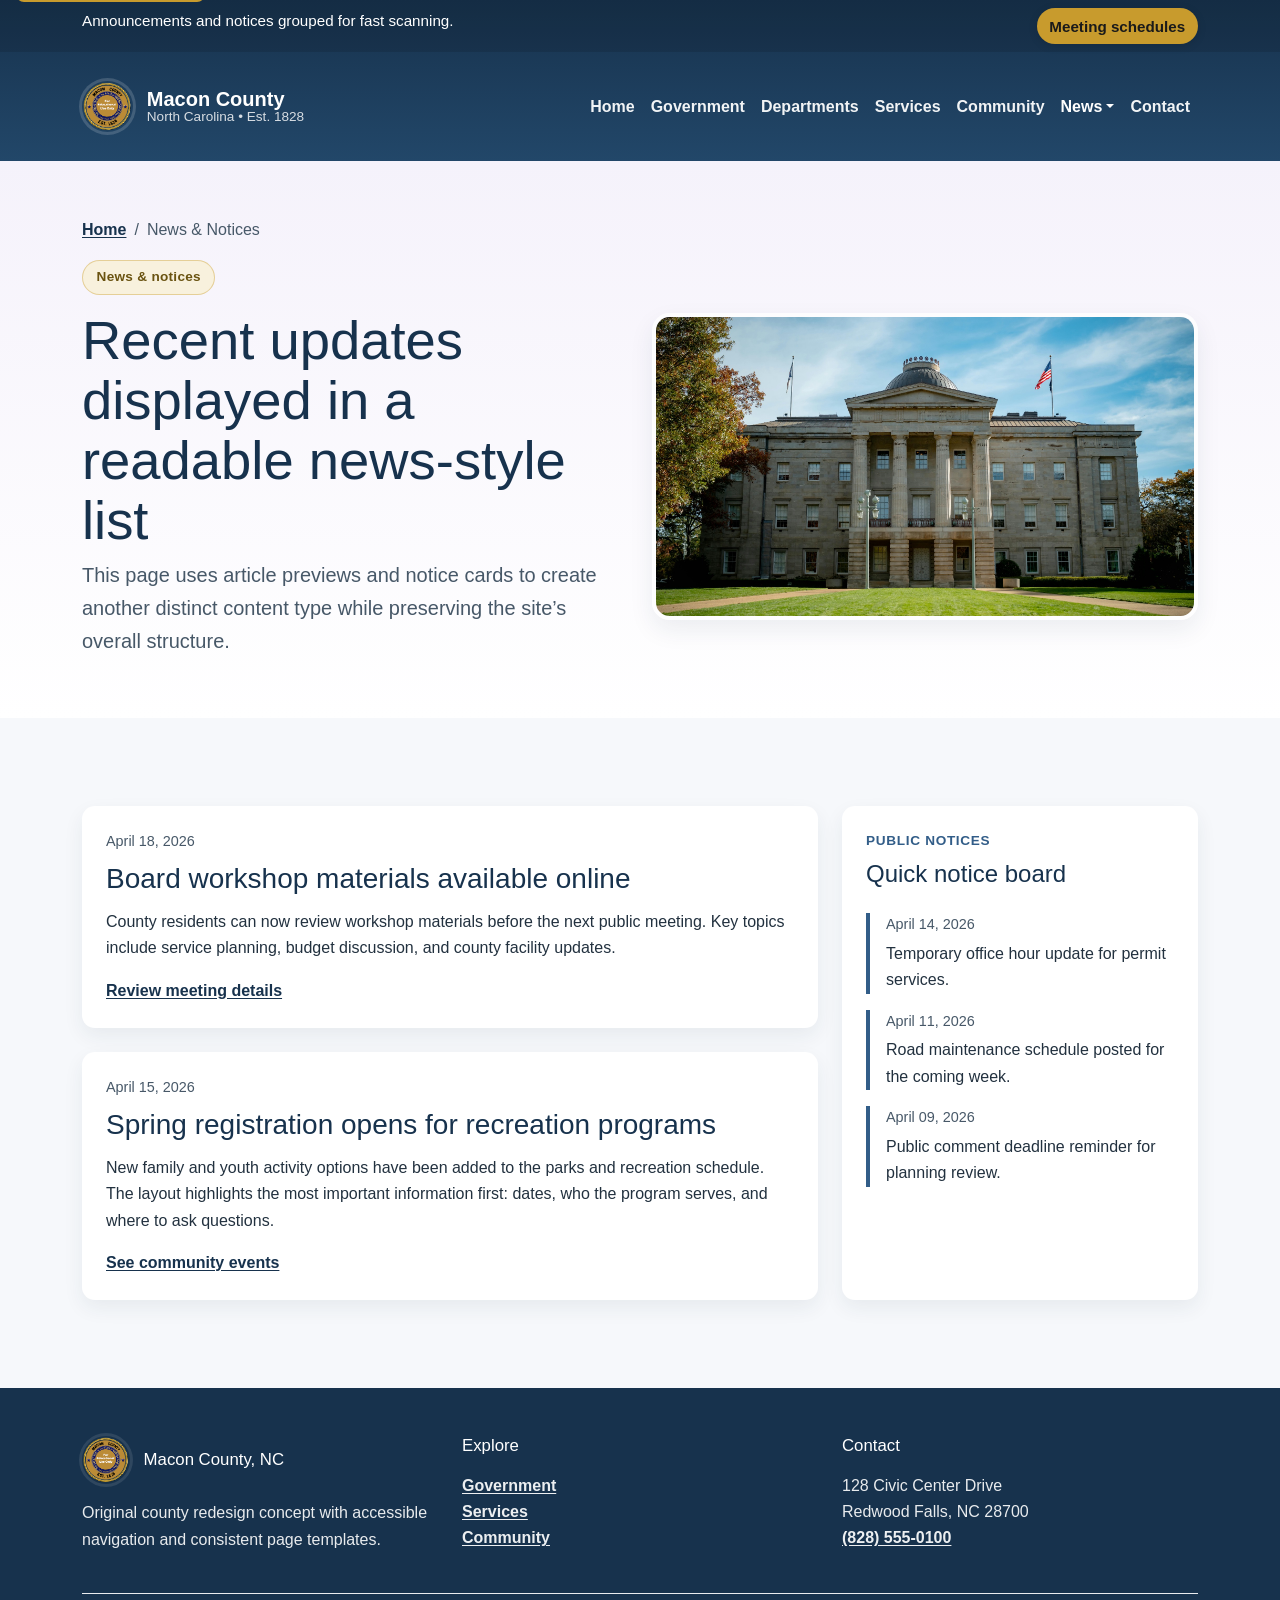
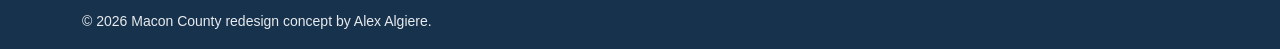
<file: news.html>
<!doctype html>
<html lang='en'>
<head>
  <meta charset='utf-8'>
  <meta name='viewport' content='width=device-width, initial-scale=1'>
  <title>Macon County NC | News & Notices</title>
  <meta name='description' content='Read county announcements, public notices, and recent updates for Macon County, North Carolina.'>
  <meta name='author' content='Alex Algiere'>
  <meta name='keywords' content='Macon County news, public notices, announcements'>
  <link href='https://cdn.jsdelivr.net/npm/bootstrap@5.3.3/dist/css/bootstrap.min.css' rel='stylesheet' integrity='sha384-QWTKZyjpPEjISv5WaRU9OFeRpok6YctnYmDr5pNlyT2bRjXh0JMhjY6hW+ALEwIH' crossorigin='anonymous'>
  <link rel='stylesheet' href='css/styles.css'>
</head>
<body class='page-news'>
<a class='skip-link' href='#main-content'>Skip to main content</a>
<header class='site-header'><div class='topbar py-2'><div class='container d-flex justify-content-between'><p class='mb-0'>Announcements and notices grouped for fast scanning.</p><p class='mb-0'><a href='government.html#meetings'>Meeting schedules</a></p></div></div><nav class='navbar navbar-expand-lg' aria-label='Primary navigation'><div class='container py-3'><a class='navbar-brand' href='index.html'><img class='brand-logo' src='images/logo.png' alt='Macon County seal logo'><span class='brand-text'>Macon County <small>North Carolina • Est. 1828</small></span></a><button class='navbar-toggler text-white' type='button' data-bs-toggle='collapse' data-bs-target='#primaryNav' aria-controls='primaryNav' aria-expanded='false' aria-label='Toggle navigation'><span class='navbar-toggler-icon'></span></button><div class='collapse navbar-collapse' id='primaryNav'><ul class='navbar-nav ms-auto mb-2 mb-lg-0 align-items-lg-center'><li class='nav-item'><a class='nav-link' href='index.html'>Home</a></li><li class='nav-item'><a class='nav-link' href='government.html'>Government</a></li><li class='nav-item'><a class='nav-link' href='departments.html'>Departments</a></li><li class='nav-item'><a class='nav-link' href='services.html'>Services</a></li><li class='nav-item'><a class='nav-link' href='community.html'>Community</a></li><li class='nav-item dropdown'><a class='nav-link dropdown-toggle active' aria-current='page' href='news.html' data-bs-toggle='dropdown' aria-expanded='false'>News</a><ul class='dropdown-menu'><li><a class='dropdown-item' href='#announcements'>Announcements</a></li><li><a class='dropdown-item' href='#notices'>Public Notices</a></li></ul></li><li class='nav-item'><a class='nav-link' href='contact.html'>Contact</a></li></ul></div></div></nav></header>
<main id='main-content'>
  <section class='page-banner page-news-banner'>
    <div class='container'>
      <nav aria-label='Breadcrumb'><ol class='breadcrumb mb-3'><li class='breadcrumb-item'><a href='index.html'>Home</a></li><li class='breadcrumb-item active' aria-current='page'>News &amp; Notices</li></ol></nav>
      <div class='row g-4 align-items-center'>
        <div class='col-lg-6'><span class='eyebrow'>News &amp; notices</span><h1 class='display-page mt-3'>Recent updates displayed in a readable news-style list</h1><p class='lead'>This page uses article previews and notice cards to create another distinct content type while preserving the site’s overall structure.</p></div>
        <div class='col-lg-6'><img class='banner-image' src='images/section-government.jpg' alt='Illustration representing public updates and county notices'></div>
      </div>
    </div>
  </section>
  <section class='section-padding'>
    <div class='container'>
      <div class='row g-4'>
        <div class='col-lg-8 d-grid gap-4' id='announcements'>
          <article class='content-panel'>
            <p class='notice-date mb-2'>April 18, 2026</p>
            <h2 class='section-title h3'>Board workshop materials available online</h2>
            <p>County residents can now review workshop materials before the next public meeting. Key topics include service planning, budget discussion, and county facility updates.</p>
            <a href='government.html#meetings' class='fw-semibold'>Review meeting details</a>
          </article>
          <article class='content-panel'>
            <p class='notice-date mb-2'>April 15, 2026</p>
            <h2 class='section-title h3'>Spring registration opens for recreation programs</h2>
            <p>New family and youth activity options have been added to the parks and recreation schedule. The layout highlights the most important information first: dates, who the program serves, and where to ask questions.</p>
            <a href='community.html#events' class='fw-semibold'>See community events</a>
          </article>
        </div>
        <aside class='col-lg-4' id='notices'>
          <div class='content-panel h-100'>
            <p class='kicker mb-2'>Public notices</p>
            <h2 class='section-title h4'>Quick notice board</h2>
            <ul class='notice-list mt-4'>
              <li class='news-teaser ps-3'><p class='notice-date mb-1'>April 14, 2026</p><p class='mb-0'>Temporary office hour update for permit services.</p></li>
              <li class='news-teaser ps-3'><p class='notice-date mb-1'>April 11, 2026</p><p class='mb-0'>Road maintenance schedule posted for the coming week.</p></li>
              <li class='news-teaser ps-3'><p class='notice-date mb-1'>April 09, 2026</p><p class='mb-0'>Public comment deadline reminder for planning review.</p></li>
            </ul>
          </div>
        </aside>
      </div>
    </div>
  </section>
</main>
<footer class='footer'><div class='container'><div class='row g-4'><div class='col-lg-4'><div class='footer-branding'><img class='footer-logo' src='images/logo.png' alt='Macon County seal logo'><h2 class='footer-heading mb-0'>Macon County, NC</h2></div><p>Original county redesign concept with accessible navigation and consistent page templates.</p></div><div class='col-sm-6 col-lg-4'><h2 class='footer-heading'>Explore</h2><ul class='list-unstyled'><li><a href='government.html'>Government</a></li><li><a href='services.html'>Services</a></li><li><a href='community.html'>Community</a></li></ul></div><div class='col-sm-6 col-lg-4'><h2 class='footer-heading'>Contact</h2><ul class='list-unstyled'><li>128 Civic Center Drive</li><li>Redwood Falls, NC 28700</li><li><a href='tel:18285550100'>(828) 555-0100</a></li></ul></div></div><div class='border-top border-light-subtle mt-4 pt-3'><p class='mb-0 small'>&copy; 2026 Macon County redesign concept by Alex Algiere.</p></div></div></footer>
<script src='https://cdn.jsdelivr.net/npm/bootstrap@5.3.3/dist/js/bootstrap.bundle.min.js' integrity='sha384-YvpcrYf0tY3lHB60NNkmXc5s9fDVZLESaAA55NDzOxhy9GkcIdslK1eN7N6jIeHz' crossorigin='anonymous'></script>
</body>
</html>
</file>
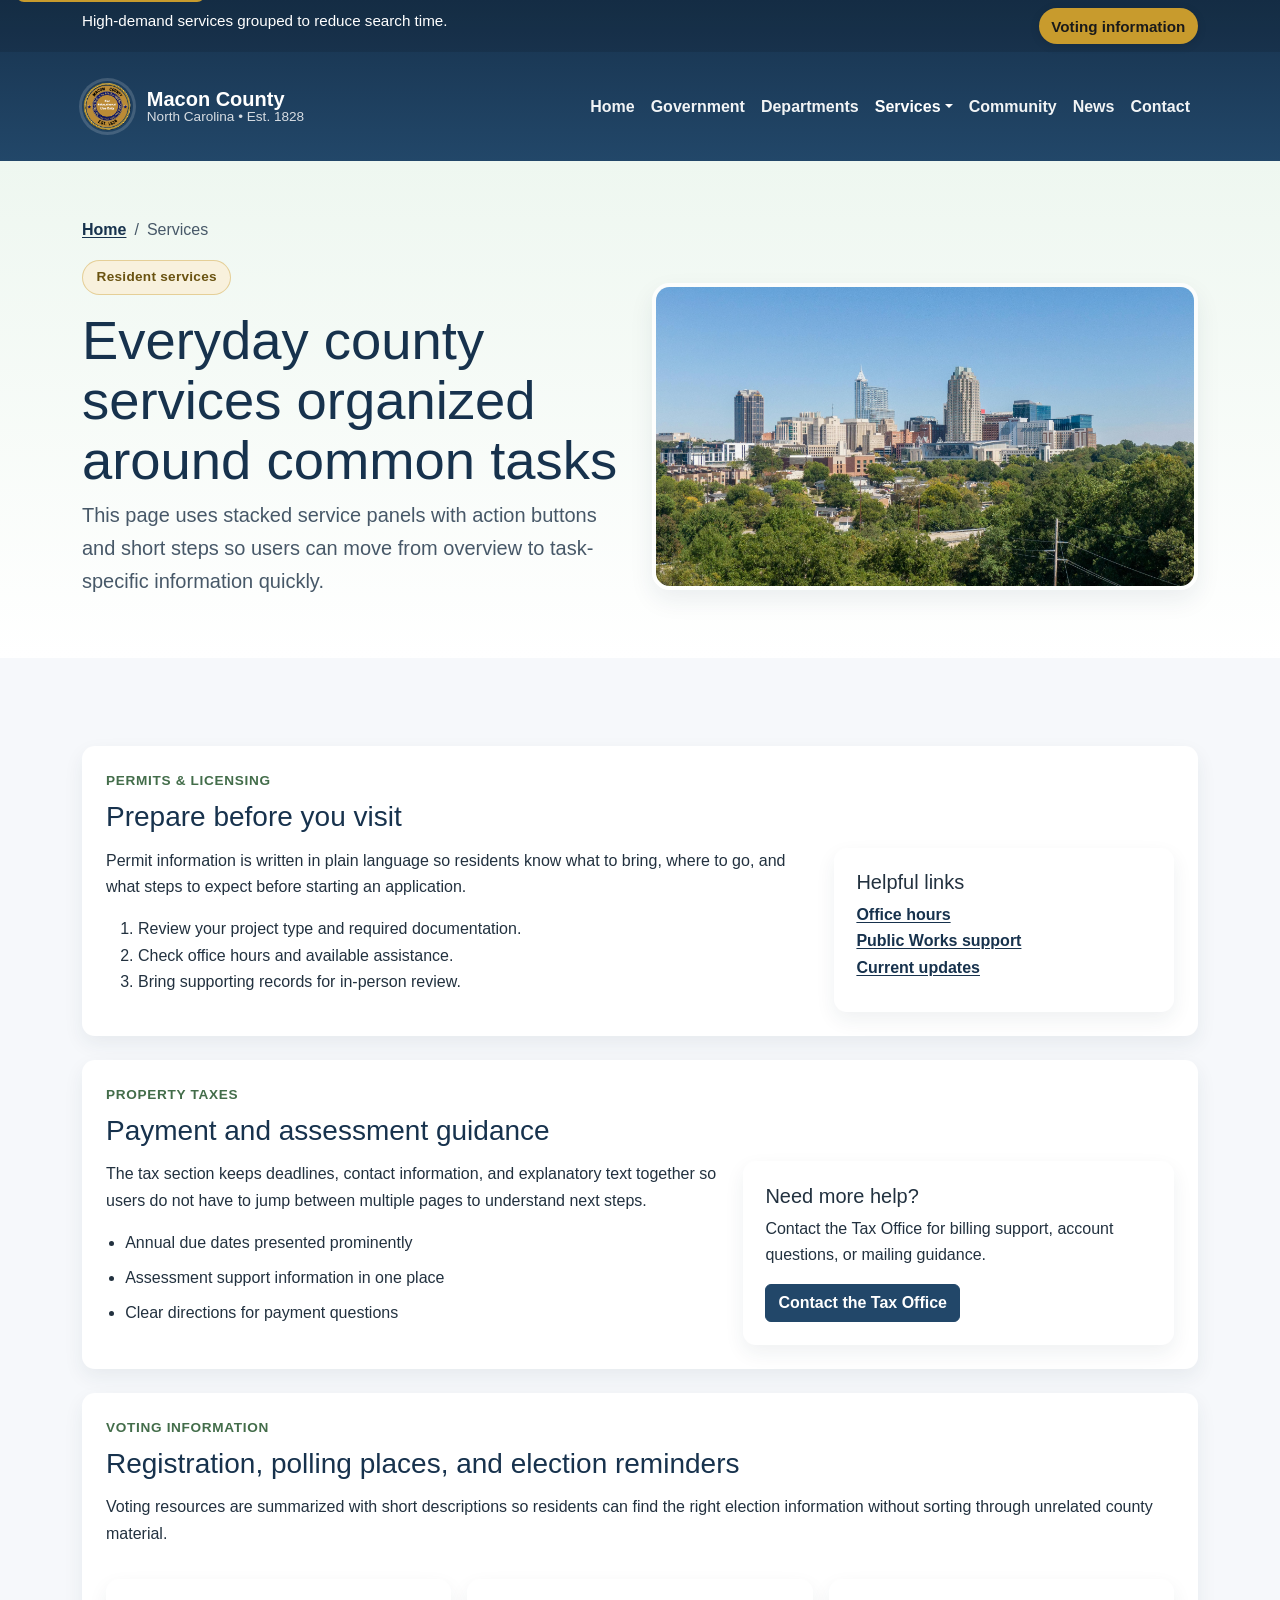
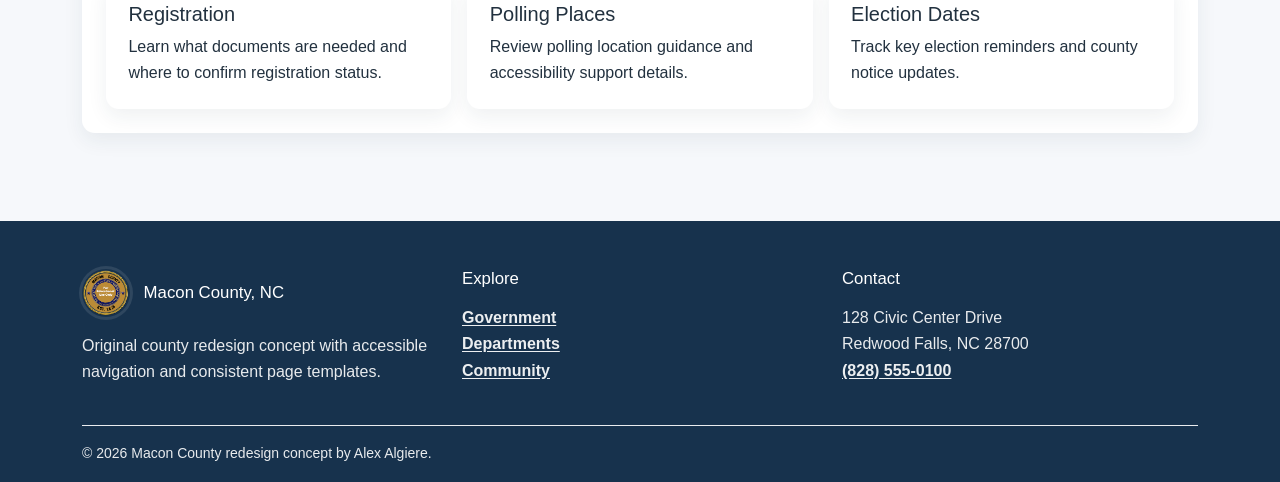
<file: services.html>
<!doctype html>
<html lang='en'>
<head>
  <meta charset='utf-8'>
  <meta name='viewport' content='width=device-width, initial-scale=1'>
  <title>Macon County NC | Services</title>
  <meta name='description' content='Access permit, tax, and voting service information in a user-friendly layout for Macon County, North Carolina.'>
  <meta name='author' content='Alex Algiere'>
  <meta name='keywords' content='Macon County services, permits, taxes, voting'>
  <link href='https://cdn.jsdelivr.net/npm/bootstrap@5.3.3/dist/css/bootstrap.min.css' rel='stylesheet' integrity='sha384-QWTKZyjpPEjISv5WaRU9OFeRpok6YctnYmDr5pNlyT2bRjXh0JMhjY6hW+ALEwIH' crossorigin='anonymous'>
  <link rel='stylesheet' href='css/styles.css'>
</head>
<body class='page-services'>
<a class='skip-link' href='#main-content'>Skip to main content</a>
<header class='site-header'><div class='topbar py-2'><div class='container d-flex justify-content-between'><p class='mb-0'>High-demand services grouped to reduce search time.</p><p class='mb-0'><a href='services.html#voting'>Voting information</a></p></div></div><nav class='navbar navbar-expand-lg' aria-label='Primary navigation'><div class='container py-3'><a class='navbar-brand' href='index.html'><img class='brand-logo' src='images/logo.png' alt='Macon County seal logo'><span class='brand-text'>Macon County <small>North Carolina • Est. 1828</small></span></a><button class='navbar-toggler text-white' type='button' data-bs-toggle='collapse' data-bs-target='#primaryNav' aria-controls='primaryNav' aria-expanded='false' aria-label='Toggle navigation'><span class='navbar-toggler-icon'></span></button><div class='collapse navbar-collapse' id='primaryNav'><ul class='navbar-nav ms-auto mb-2 mb-lg-0 align-items-lg-center'><li class='nav-item'><a class='nav-link' href='index.html'>Home</a></li><li class='nav-item'><a class='nav-link' href='government.html'>Government</a></li><li class='nav-item'><a class='nav-link' href='departments.html'>Departments</a></li><li class='nav-item dropdown'><a class='nav-link dropdown-toggle active' aria-current='page' href='services.html' data-bs-toggle='dropdown' aria-expanded='false'>Services</a><ul class='dropdown-menu'><li><a class='dropdown-item' href='#permits'>Permits &amp; Licensing</a></li><li><a class='dropdown-item' href='#taxes'>Property Taxes</a></li><li><a class='dropdown-item' href='#voting'>Voting Information</a></li></ul></li><li class='nav-item'><a class='nav-link' href='community.html'>Community</a></li><li class='nav-item'><a class='nav-link' href='news.html'>News</a></li><li class='nav-item'><a class='nav-link' href='contact.html'>Contact</a></li></ul></div></div></nav></header>
<main id='main-content'>
  <section class='page-banner page-services-banner'>
    <div class='container'>
      <nav aria-label='Breadcrumb'><ol class='breadcrumb mb-3'><li class='breadcrumb-item'><a href='index.html'>Home</a></li><li class='breadcrumb-item active' aria-current='page'>Services</li></ol></nav>
      <div class='row g-4 align-items-center'>
        <div class='col-lg-6'><span class='eyebrow'>Resident services</span><h1 class='display-page mt-3'>Everyday county services organized around common tasks</h1><p class='lead'>This page uses stacked service panels with action buttons and short steps so users can move from overview to task-specific information quickly.</p></div>
        <div class='col-lg-6'><img class='banner-image' src='images/section-departments.jpg' alt='Illustration of organized county service information'></div>
      </div>
    </div>
  </section>
  <section class='section-padding'>
    <div class='container d-grid gap-4'>
      <section id='permits' class='content-panel'>
        <p class='kicker mb-2'>Permits &amp; licensing</p>
        <h2 class='section-title h3'>Prepare before you visit</h2>
        <div class='row g-4'><div class='col-lg-8'><p>Permit information is written in plain language so residents know what to bring, where to go, and what steps to expect before starting an application.</p><ol><li>Review your project type and required documentation.</li><li>Check office hours and available assistance.</li><li>Bring supporting records for in-person review.</li></ol></div><div class='col-lg-4'><div class='card-soft'><div class='card-body'><h3 class='h5'>Helpful links</h3><ul class='list-unstyled mb-0'><li><a href='contact.html'>Office hours</a></li><li><a href='departments.html#public-works'>Public Works support</a></li><li><a href='news.html'>Current updates</a></li></ul></div></div></div></div>
      </section>
      <section id='taxes' class='content-panel'>
        <p class='kicker mb-2'>Property taxes</p>
        <h2 class='section-title h3'>Payment and assessment guidance</h2>
        <div class='row g-4'><div class='col-lg-7'><p>The tax section keeps deadlines, contact information, and explanatory text together so users do not have to jump between multiple pages to understand next steps.</p><ul class='check-list'><li>Annual due dates presented prominently</li><li>Assessment support information in one place</li><li>Clear directions for payment questions</li></ul></div><div class='col-lg-5'><div class='card-soft'><div class='card-body'><h3 class='h5'>Need more help?</h3><p>Contact the Tax Office for billing support, account questions, or mailing guidance.</p><a class='btn btn-primary-custom focus-ring' href='contact.html'>Contact the Tax Office</a></div></div></div></div>
      </section>
      <section id='voting' class='content-panel'>
        <p class='kicker mb-2'>Voting information</p>
        <h2 class='section-title h3'>Registration, polling places, and election reminders</h2>
        <p>Voting resources are summarized with short descriptions so residents can find the right election information without sorting through unrelated county material.</p>
        <div class='row g-3 mt-1'>
          <div class='col-md-4'><div class='card-soft'><div class='card-body'><h3 class='h5'>Registration</h3><p class='mb-0'>Learn what documents are needed and where to confirm registration status.</p></div></div></div>
          <div class='col-md-4'><div class='card-soft'><div class='card-body'><h3 class='h5'>Polling Places</h3><p class='mb-0'>Review polling location guidance and accessibility support details.</p></div></div></div>
          <div class='col-md-4'><div class='card-soft'><div class='card-body'><h3 class='h5'>Election Dates</h3><p class='mb-0'>Track key election reminders and county notice updates.</p></div></div></div>
        </div>
      </section>
    </div>
  </section>
</main>
<footer class='footer'><div class='container'><div class='row g-4'><div class='col-lg-4'><div class='footer-branding'><img class='footer-logo' src='images/logo.png' alt='Macon County seal logo'><h2 class='footer-heading mb-0'>Macon County, NC</h2></div><p>Original county redesign concept with accessible navigation and consistent page templates.</p></div><div class='col-sm-6 col-lg-4'><h2 class='footer-heading'>Explore</h2><ul class='list-unstyled'><li><a href='government.html'>Government</a></li><li><a href='departments.html'>Departments</a></li><li><a href='community.html'>Community</a></li></ul></div><div class='col-sm-6 col-lg-4'><h2 class='footer-heading'>Contact</h2><ul class='list-unstyled'><li>128 Civic Center Drive</li><li>Redwood Falls, NC 28700</li><li><a href='tel:18285550100'>(828) 555-0100</a></li></ul></div></div><div class='border-top border-light-subtle mt-4 pt-3'><p class='mb-0 small'>&copy; 2026 Macon County redesign concept by Alex Algiere.</p></div></div></footer>
<script src='https://cdn.jsdelivr.net/npm/bootstrap@5.3.3/dist/js/bootstrap.bundle.min.js' integrity='sha384-YvpcrYf0tY3lHB60NNkmXc5s9fDVZLESaAA55NDzOxhy9GkcIdslK1eN7N6jIeHz' crossorigin='anonymous'></script>
</body>
</html>
</file>
<file: css/styles.css>
:root {
  --mc-blue-900: #17324d;
  --mc-blue-800: #224769;
  --mc-blue-700: #325d88;
  --mc-blue-100: #eaf1f7;
  --mc-gold-600: #c89b2d;
  --mc-gold-100: #f8f1dd;
  --mc-slate-900: #22313f;
  --mc-slate-700: #475868;
  --mc-slate-200: #d6dde5;
  --mc-slate-100: #f6f8fb;
  --mc-green-700: #436d4a;
  --mc-white: #ffffff;
  --shadow-soft: 0 10px 25px rgba(23, 50, 77, 0.08);
  --shadow-card: 0 8px 20px rgba(23, 50, 77, 0.07);
  --radius-lg: 1.1rem;
  --radius-md: 0.8rem;
}

html {
  font-size: 100%;
}

body {
  font-family: Arial, Helvetica, sans-serif;
  color: var(--mc-slate-900);
  background-color: var(--mc-slate-100);
  line-height: 1.65;
}

a {
  color: var(--mc-blue-900);
}

a:hover,
a:focus-visible {
  color: #10273d;
}

img {
  max-width: 100%;
  height: auto;
}

.skip-link {
  position: absolute;
  left: 1rem;
  top: -3rem;
  z-index: 1000;
  background: var(--mc-gold-600);
  color: var(--mc-slate-900);
  padding: 0.75rem 1rem;
  border-radius: 0.5rem;
  text-decoration: none;
  font-weight: 700;
}

.skip-link:focus {
  top: 1rem;
}

.site-header {
  background: linear-gradient(180deg, var(--mc-blue-900), var(--mc-blue-800));
}

.topbar {
  background-color: rgba(0, 0, 0, 0.12);
  color: var(--mc-white);
  font-size: 0.95rem;
}

.topbar a {
  display: inline-flex;
  align-items: center;
  min-height: 2.25rem;
  background: var(--mc-gold-600);
  color: #1a1a1a;
  text-decoration: none;
  font-weight: 700;
  padding: 0.35rem 0.8rem;
  border-radius: 999px;
  box-shadow: 0 2px 10px rgba(0, 0, 0, 0.12);
}

.topbar a:hover,
.topbar a:focus-visible {
  background: #d7ab45;
  color: #111111;
}

.navbar-brand {
  display: flex;
  align-items: center;
  gap: 0.85rem;
  font-weight: 700;
  color: var(--mc-white);
}

.navbar-brand:hover,
.navbar-brand:focus-visible {
  color: var(--mc-white);
}

.brand-logo {
  width: 3.2rem;
  height: 3.2rem;
  border-radius: 50%;
  object-fit: cover;
  box-shadow: 0 0 0 3px rgba(255, 255, 255, 0.16);
}

.brand-text {
  display: flex;
  flex-direction: column;
  line-height: 1.1;
}

.brand-text small {
  font-weight: 400;
  font-size: 0.85rem;
  color: rgba(255, 255, 255, 0.82);
}

.navbar .nav-link,
.navbar .dropdown-toggle {
  color: rgba(255, 255, 255, 0.94);
  font-weight: 600;
}

.navbar .nav-link:hover,
.navbar .nav-link:focus-visible,
.navbar .dropdown-toggle:hover,
.navbar .dropdown-toggle:focus-visible,
.navbar .nav-link.active {
  color: var(--mc-white);
}

.navbar-toggler {
  border-color: rgba(255, 255, 255, 0.4);
}


.navbar-toggler-icon {
  background-image: url("data:image/svg+xml,%3csvg xmlns='http://www.w3.org/2000/svg' viewBox='0 0 30 30'%3e%3cpath stroke='rgba%28255,255,255,0.92%29' stroke-linecap='round' stroke-miterlimit='10' stroke-width='2' d='M4 7h22M4 15h22M4 23h22'/%3e%3c/svg%3e");
}

.navbar-toggler:focus {
  box-shadow: 0 0 0 0.2rem rgba(200, 155, 45, 0.4);
}

.dropdown-menu {
  border: 0;
  border-radius: 0.85rem;
  box-shadow: var(--shadow-soft);
}

.dropdown-item:active,
.dropdown-item:focus,
.dropdown-item:hover {
  background-color: var(--mc-blue-100);
  color: var(--mc-blue-900);
}

.hero {
  background: linear-gradient(180deg, #f5f7fb, #ebf1f7);
  padding: 4.5rem 0 3.5rem;
}

.hero-card {
  background: var(--mc-white);
  border-radius: var(--radius-lg);
  box-shadow: var(--shadow-soft);
  overflow: hidden;
}

.eyebrow {
  display: inline-block;
  background: var(--mc-gold-100);
  color: #6a5311;
  border: 1px solid rgba(200, 155, 45, 0.4);
  border-radius: 999px;
  padding: 0.35rem 0.85rem;
  font-weight: 700;
  font-size: 0.85rem;
  letter-spacing: 0.02em;
}

.display-page {
  font-size: clamp(2rem, 5vw, 3.4rem);
  color: var(--mc-blue-900);
  line-height: 1.1;
}

.lead {
  color: var(--mc-slate-700);
}

.btn-primary-custom {
  background-color: var(--mc-blue-800);
  border-color: var(--mc-blue-800);
  color: var(--mc-white);
}

.btn-primary-custom:hover,
.btn-primary-custom:focus-visible {
  background-color: var(--mc-blue-900);
  border-color: var(--mc-blue-900);
  color: var(--mc-white);
}

.btn-outline-custom {
  border-color: var(--mc-blue-800);
  color: var(--mc-blue-800);
}

.btn-outline-custom:hover,
.btn-outline-custom:focus-visible {
  background-color: var(--mc-blue-800);
  border-color: var(--mc-blue-800);
  color: var(--mc-white);
}

.quick-links {
  margin-top: -2rem;
  position: relative;
  z-index: 2;
}

.card-soft,
.info-card,
.stat-card,
.notice-card,
.contact-card {
  border: 0;
  border-radius: var(--radius-md);
  box-shadow: var(--shadow-card);
  background: var(--mc-white);
  height: 100%;
}

.card-soft .card-body,
.info-card .card-body,
.notice-card .card-body,
.contact-card .card-body {
  padding: 1.4rem;
}

.quick-link {
  text-decoration: none;
  display: block;
  border-radius: var(--radius-md);
  background: var(--mc-white);
  color: var(--mc-slate-900);
  box-shadow: var(--shadow-card);
  padding: 1.4rem;
  height: 100%;
  border-top: 4px solid transparent;
}

.quick-link:hover,
.quick-link:focus-visible {
  border-top-color: var(--mc-gold-600);
  transform: translateY(-2px);
  color: var(--mc-slate-900);
}

.icon-circle {
  width: 3rem;
  height: 3rem;
  border-radius: 50%;
  display: inline-flex;
  align-items: center;
  justify-content: center;
  background: var(--mc-blue-100);
  color: var(--mc-blue-900);
  font-weight: 700;
  margin-bottom: 0.9rem;
}

.section-padding {
  padding: 5.5rem 0;
}

.section-alt {
  background-color: var(--mc-white);
}

.section-title {
  color: var(--mc-blue-900);
  margin-bottom: 0.85rem;
}

.section-subtitle {
  color: var(--mc-slate-700);
  max-width: 52rem;
}

.stats-band {
  background: linear-gradient(135deg, var(--mc-blue-900), var(--mc-blue-700));
  color: var(--mc-white);
  border-radius: var(--radius-lg);
  padding: 1.25rem;
}

.stat-card {
  background: transparent;
  box-shadow: none;
  border: 1px solid rgba(255, 255, 255, 0.18);
  color: var(--mc-white);
  text-align: center;
  padding: 1rem;
}

.stat-card strong {
  display: block;
  font-size: 2rem;
  line-height: 1.1;
}

.notice-list {
  list-style: none;
  padding: 0;
  margin: 0;
}

.notice-list li + li {
  margin-top: 1rem;
}

.notice-date {
  font-size: 0.9rem;
  color: var(--mc-slate-700);
}

.page-banner {
  padding: 3.5rem 0 2.75rem;
  background: linear-gradient(180deg, #f3f6fa, #ffffff);
}

.banner-image {
  border-radius: var(--radius-lg);
  box-shadow: var(--shadow-soft);
}

.side-nav {
  background: var(--mc-white);
  border-radius: var(--radius-md);
  box-shadow: var(--shadow-card);
  padding: 1rem;
}

.side-nav h2 {
  font-size: 1.15rem;
  color: var(--mc-blue-900);
}

.side-nav .list-group-item {
  border: 0;
  border-radius: 0.6rem !important;
  margin-bottom: 0.25rem;
  color: var(--mc-blue-800);
  font-weight: 600;
}

.side-nav .list-group-item.active,
.side-nav .list-group-item:hover,
.side-nav .list-group-item:focus-visible {
  background: var(--mc-blue-100);
  color: var(--mc-blue-900);
}

.content-panel {
  background: var(--mc-white);
  border-radius: var(--radius-md);
  box-shadow: var(--shadow-card);
  padding: 1.5rem;
}

.kicker {
  text-transform: uppercase;
  letter-spacing: 0.05em;
  font-size: 0.85rem;
  font-weight: 700;
  color: var(--mc-blue-700);
}

.table-custom {
  --bs-table-striped-bg: #f3f7fb;
}

.footer {
  background: var(--mc-blue-900);
  color: rgba(255, 255, 255, 0.9);
  padding: 3rem 0 1rem;
}

.footer a {
  color: rgba(255, 255, 255, 0.92);
  text-decoration: none;
}

.footer a:hover,
.footer a:focus-visible {
  color: var(--mc-white);
  text-decoration: underline;
}

.footer-heading {
  color: var(--mc-white);
  font-size: 1.05rem;
  margin-bottom: 1rem;
}

.breadcrumb {
  --bs-breadcrumb-divider-color: var(--mc-slate-700);
  --bs-breadcrumb-item-active-color: var(--mc-slate-700);
}

.accent-rule {
  width: 5rem;
  height: 0.35rem;
  border-radius: 999px;
  background: var(--mc-gold-600);
  margin: 0.75rem 0 1.25rem;
}

.contact-list,
.check-list {
  padding-left: 1.2rem;
}

.contact-list li,
.check-list li {
  margin-bottom: 0.55rem;
}

.carousel-img {
  width: 100%;
  max-height: 480px;
  object-fit: cover;
}

.carousel-caption {
  background: rgba(23, 50, 77, 0.72);
  border-radius: 0.85rem;
  padding: 1rem 1.2rem;
}

.visually-balanced {
  max-width: 44rem;
}

.news-teaser {
  border-left: 4px solid var(--mc-gold-600);
}

.focus-ring:focus-visible,
.btn:focus-visible,
.nav-link:focus-visible,
.dropdown-item:focus-visible,
.list-group-item:focus-visible {
  outline: 3px solid rgba(200, 155, 45, 0.48);
  outline-offset: 2px;
}

@media (max-width: 991.98px) {
  .topbar {
    display: none;
  }

  .navbar-collapse {
    background: rgba(0, 0, 0, 0.12);
    padding: 1rem;
    border-radius: 0.85rem;
    margin-top: 0.75rem;
  }

  .quick-links {
    margin-top: 1rem;
  }
}

@media (max-width: 767.98px) {
  .hero {
    padding: 3rem 0 2.25rem;
  }

  .section-padding {
    padding: 3.75rem 0;
  }

  .page-banner {
    padding: 2.5rem 0 2rem;
  }
}

.hero img {
    width: 100%;
    position: relative;
    left: -1vw;
    border-radius: 20px;
}

.carousel-item img {
    height: 400px;
    width: 100%;
    object-fit: cover;
}

.carousel-item img {
    height: 400px;
    width: 100%;
    object-fit: cover;
}

/* stronger contrast for inline content links */
.content-panel a:not(.btn),
.notice-card a:not(.btn),
.info-card a:not(.btn),
.footer a,
.breadcrumb a {
  font-weight: 700;
  text-decoration: underline;
  text-underline-offset: 0.15em;
}

.btn-outline-custom {
  border-width: 2px;
  font-weight: 700;
  background-color: rgba(34, 71, 105, 0.05);
}

.btn-outline-custom:hover,
.btn-outline-custom:focus-visible {
  background-color: var(--mc-blue-900);
  border-color: var(--mc-blue-900);
  color: var(--mc-white);
}

.btn-primary-custom {
  font-weight: 700;
}

.quick-link h2,
.card h3,
.card h2 {
  color: var(--mc-blue-900);
}

.hero-main-image,
.banner-image,
.carousel-img,
.carousel-item img {
  width: 100%;
  aspect-ratio: 16 / 9;
  object-fit: cover;
  display: block;
}

.hero-main-image {
  min-height: 100%;
}

.page-banner .banner-image {
  border: 4px solid rgba(255,255,255,0.75);
}

/* page-to-page visual variation */
.page-government .page-banner {
  background: linear-gradient(180deg, #eef4fa, #ffffff);
}
.page-government .kicker,
.page-government .eyebrow {
  color: var(--mc-blue-800);
}

.page-departments .page-banner {
  background: linear-gradient(180deg, #f7f5ee, #ffffff);
}
.page-departments .accent-rule,
.page-departments .icon-circle {
  background: var(--mc-gold-100);
  color: #6a5311;
}

.page-services .page-banner {
  background: linear-gradient(180deg, #eef7f0, #ffffff);
}
.page-services .kicker {
  color: var(--mc-green-700);
}

.page-community .page-banner {
  background: linear-gradient(180deg, #fff8ed, #ffffff);
}
.page-community .content-panel,
.page-community .info-card {
  background: linear-gradient(180deg, #ffffff, #fffdf8);
}

.page-news .page-banner {
  background: linear-gradient(180deg, #f5f2fb, #ffffff);
}
.page-news .news-teaser {
  border-left-color: var(--mc-blue-700);
}

.page-contact .page-banner {
  background: linear-gradient(180deg, #f1f6fb, #ffffff);
}
.page-contact .contact-card {
  border-top: 4px solid var(--mc-gold-600);
}

.footer-branding {
  display: flex;
  align-items: center;
  gap: 0.85rem;
  margin-bottom: 1rem;
}

.footer-logo {
  width: 3rem;
  height: 3rem;
  border-radius: 50%;
  object-fit: cover;
  box-shadow: 0 0 0 3px rgba(255,255,255,0.1);
}

/* keep slight desktop shift but prevent mobile clipping */
.hero img {
  width: 100%;
  position: relative;
  left: -1vw;
  border-radius: 20px;
  display: block;
}

@media (max-width: 991.98px) {
  .hero img {
    left: 0;
    border-radius: 0 0 20px 20px;
  }
}

.carousel-img,
.carousel-item img {
  height: auto;
  max-height: none;
}

.quick-links {
  margin-top: -1.25rem;
}

.section-padding + .section-padding {
  padding-top: 1.5rem;
}
</file>
